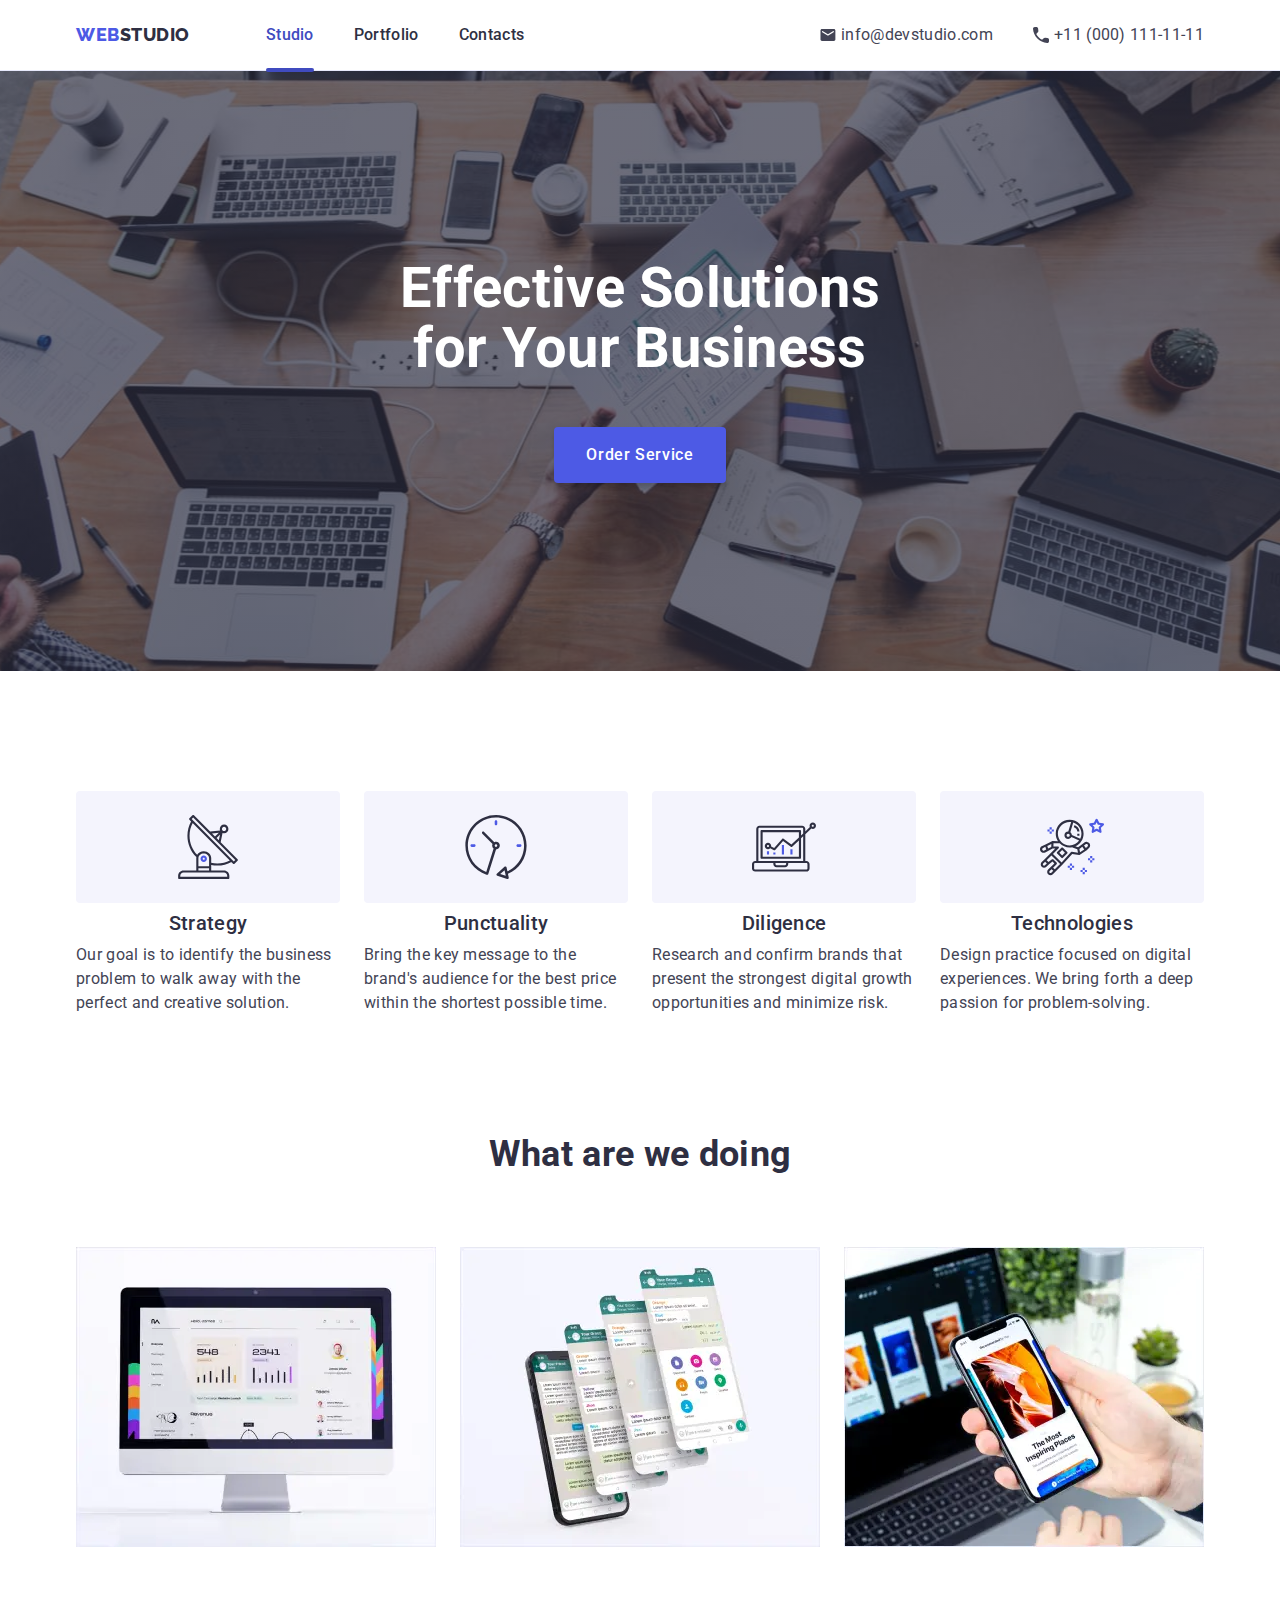
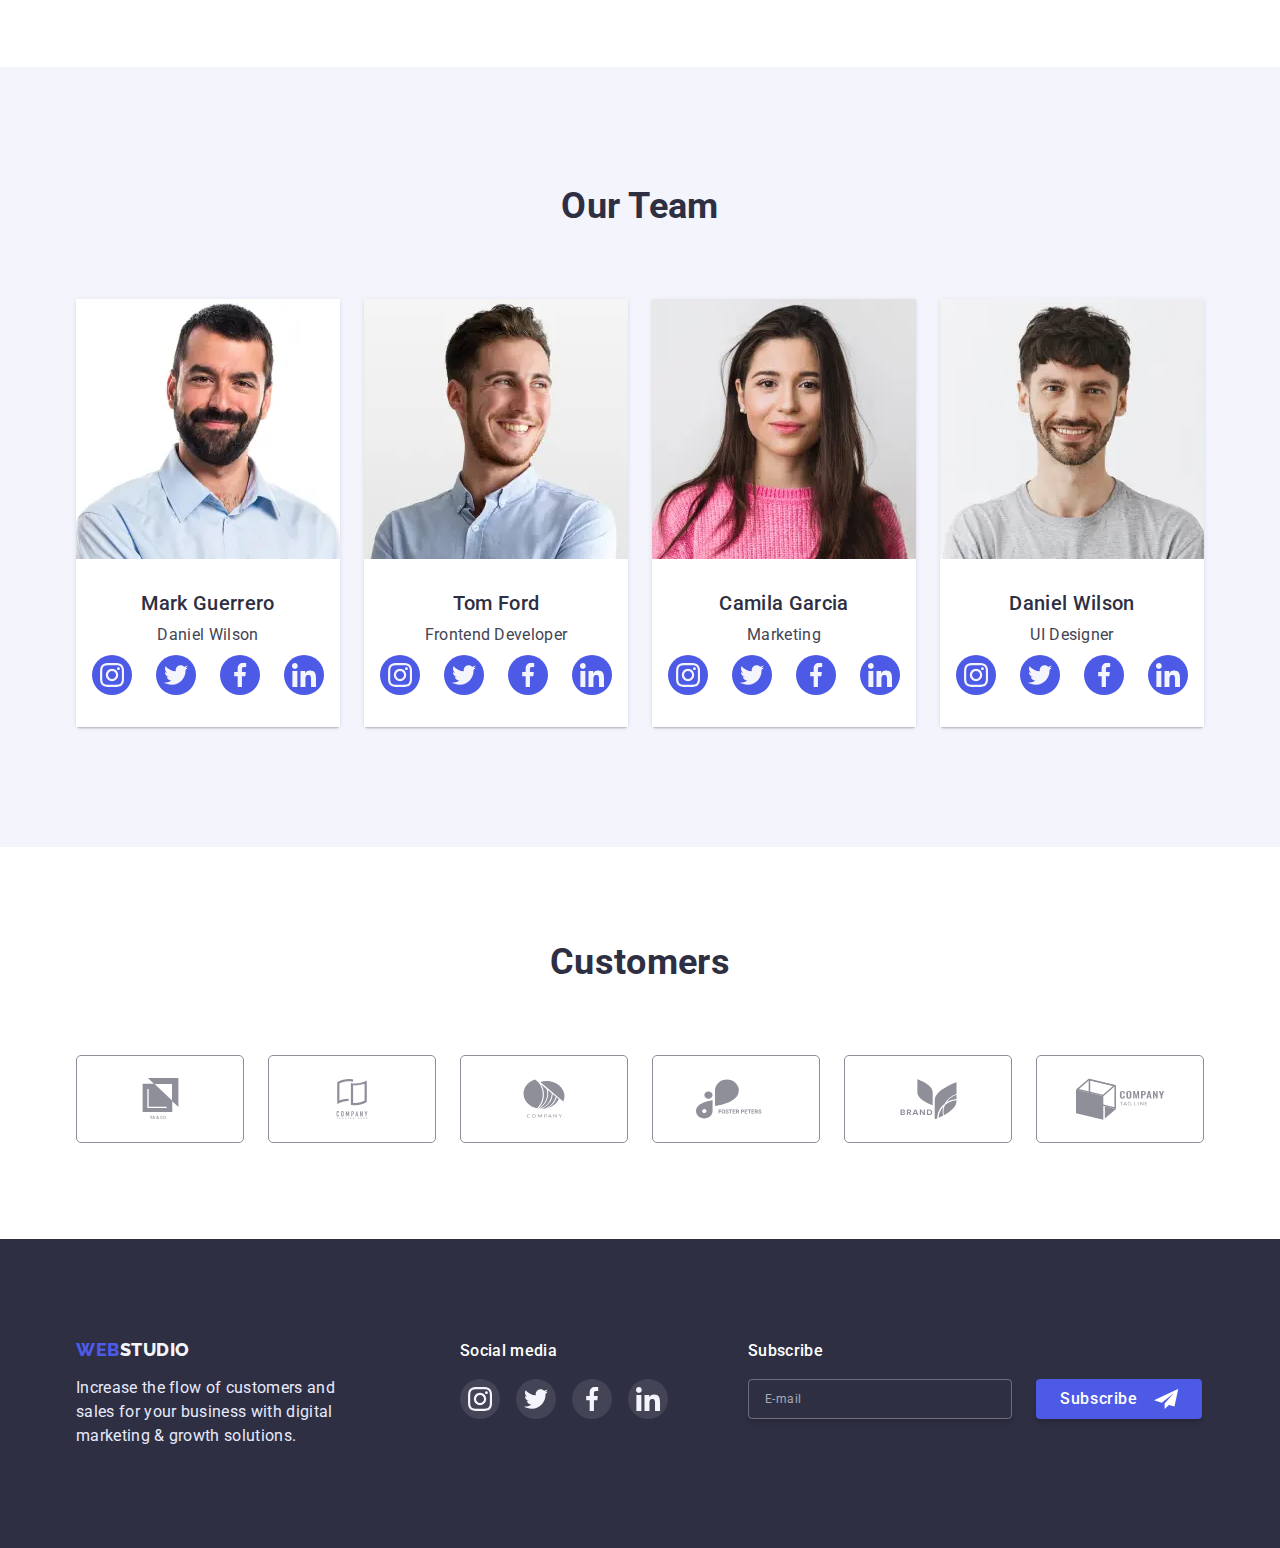
<file: index.html>
<!DOCTYPE html>
<html lang="en">
  <head>
    <meta charset="UTF-8" />
    <meta http-equiv="X-UA-Compatible" content="IE=edge" />
    <meta name="viewport" content="width=device-width, initial-scale=1.0" />
    <title>Web Studio</title>
    <link rel="icon" href="./images/icon.png" />
    <link rel="preconnect" href="https://fonts.googleapis.com" />
    <link rel="preconnect" href="https://fonts.gstatic.com" crossorigin />
    <link
      href="https://fonts.googleapis.com/css2?family=Raleway:wght@800&family=Roboto:wght@400;500;700&display=swap"
      rel="stylesheet"
    />
    <link
      rel="stylesheet"
      href="https://cdnjs.cloudflare.com/ajax/libs/modern-normalize/1.1.0/modern-normalize.min.css"
    />
    <link rel="stylesheet" href="./css/main.min.css" />
  </head>
  <body data-body-stop>
    <!--  header  -->
    <header class="header">
      <div class="container header-flex">
        <a class="header-logo" href="./index.html">Web<span>Studio</span></a>
        <nav class="nav">
          <button class="nav-btn" type="button" data-menu-open>
            <svg>
              <use href="./images/icons.svg#icon-hamburger"></use>
            </svg>
          </button>
          <div class="hamburger-menu" data-menu>
            <button class="hamburger-btn" type="button" data-menu-close>
              <svg>
                <use href="./images/icons.svg#icon-modal-close-btn"></use>
              </svg>
            </button>
            <ul class="hamburger-items">
              <li>
                <ul class="hamburger-nav">
                  <li>
                    <a class="hamburger-nav-link" href="./index.html">Studio</a>
                  </li>
                  <li>
                    <a class="hamburger-nav-link" href="./portfolio.html"
                      >Portfolio</a
                    >
                  </li>
                  <li>
                    <a class="hamburger-nav-link" href="">Contacts</a>
                  </li>
                </ul>
              </li>
              <li class="hamburger-item-second">
                <ul class="hamburger-contacts">
                  <li>
                    <a class="hamburger-contacts-tel" href="tel:+110001111111"
                      >+11 (000) 111-11-11</a
                    >
                  </li>
                  <li>
                    <a
                      class="hamburger-contacts-mail"
                      href="mailto:info@devstudio.com"
                      target="_blank"
                      rel=" noopener , nofollow , noreferrer"
                      >info@devstudio.com</a
                    >
                  </li>
                </ul>
              </li>
              <li>
                <ul class="hamburger-socials">
                  <li>
                    <a
                      class="hamburger-social-link"
                      href=""
                      target="_blank"
                      rel=" noopener , nofollow , noreferrer"
                    >
                      <svg height="24" width="24">
                        <use href="./images/icons.svg#icon-instagram"></use>
                      </svg>
                    </a>
                  </li>
                  <li>
                    <a
                      class="hamburger-social-link"
                      href=""
                      target="_blank"
                      rel=" noopener , nofollow , noreferrer"
                    >
                      <svg height="24" width="24">
                        <use href="./images/icons.svg#icon-twitter"></use></svg
                    ></a>
                  </li>
                  <li>
                    <a
                      class="hamburger-social-link"
                      href=""
                      target="_blank"
                      rel=" noopener , nofollow , noreferrer"
                    >
                      <svg height="24" width="24">
                        <use href="./images/icons.svg#icon-facebook"></use></svg
                    ></a>
                  </li>
                  <li>
                    <a
                      class="hamburger-social-link"
                      href=""
                      target="_blank"
                      rel=" noopener , nofollow , noreferrer"
                    >
                      <svg height="24" width="24">
                        <use href="./images/icons.svg#icon-linkedin"></use></svg
                    ></a>
                  </li>
                </ul>
              </li>
            </ul>
          </div>
          <ul class="nav-items">
            <li class="nav-item">
              <a class="nav-link active" href="./index.html">Studio</a>
            </li>
            <li class="nav-item">
              <a class="nav-link" href="./portfolio.html">Portfolio</a>
            </li>
            <li class="nav-item">
              <a class="nav-link" href="#">Contacts</a>
            </li>
          </ul>
        </nav>
        <ul class="contacts-items">
          <li class="contacts-item">
            <a
              class="contacts-link"
              href="mailto:info@devstudio.com"
              target="_blank"
              rel=" noopener , nofollow , noreferrer"
            >
              <svg>
                <use href="./images/icons.svg#icon-mail"></use>
              </svg>
              info@devstudio.com
            </a>
          </li>
          <li class="contacts-item">
            <a class="contacts-link" href="tel:+110001111111">
              <svg>
                <use href="./images/icons.svg#icon-phone"></use>
              </svg>
              +11 (000) 111-11-11
            </a>
          </li>
        </ul>
      </div>
    </header>
    <main>
      <!--  Hero  -->
      <section class="hero">
        <div class="container">
          <h1 class="hero-titel">
            Effective Solutions<br />
            for Your Business
          </h1>
          <button class="hero-btn basic-btn" type="button" data-modal-open>
            Order Service
          </button>
        </div>
      </section>
      <!--  Why we?  -->
      <section class="why-we">
        <div class="container">
          <h2 class="why-we-titel">Why we?</h2>
          <ul class="why-we-items">
            <li class="why-we-item">
              <div class="why-we-img">
                <svg>
                  <use href="./images/icons.svg#icon-why-we-antenna"></use>
                </svg>
              </div>
              <h3>Strategy</h3>
              <p>
                Our goal is to identify the business problem to walk away with
                the perfect and creative solution.
              </p>
            </li>
            <li class="why-we-item">
              <div class="why-we-img">
                <svg>
                  <use href="./images/icons.svg#icon-why-we-clock"></use>
                </svg>
              </div>
              <h3>Punctuality</h3>
              <p>
                Bring the key message to the brand's audience for the best price
                within the shortest possible time.
              </p>
            </li>
            <li class="why-we-item">
              <div class="why-we-img">
                <svg>
                  <use href="./images/icons.svg#icon-why-we-diagram"></use>
                </svg>
              </div>
              <h3>Diligence</h3>
              <p>
                Research and confirm brands that present the strongest digital
                growth opportunities and minimize risk.
              </p>
            </li>
            <li class="why-we-item">
              <div class="why-we-img">
                <svg>
                  <use href="./images/icons.svg#icon-why-we-astronaut"></use>
                </svg>
              </div>
              <h3>Technologies</h3>
              <p>
                Design practice focused on digital experiences. We bring forth a
                deep passion for problem-solving.
              </p>
            </li>
          </ul>
        </div>
      </section>
      <!--  What are we doing  -->
      <section class="what-are-we-doing">
        <div class="container">
          <h2 class="what-are-we-doing-titel">What are we doing</h2>
          <ul class="what-are-we-doing-items">
            <li class="what-are-we-doing-item">
              <picture>
                <source
                  srcset="
                    ./images/what-are-we-doing/monoblock/monoblock.webp    1x,
                    ./images/what-are-we-doing/monoblock/monoblock@2x.webp 2x,
                    ./images/what-are-we-doing/monoblock/monoblock@3x.webp 3x
                  "
                  type="image/webp"
                />
                <img
                  srcset="
                    ./images/what-are-we-doing/monoblock/monoblock.jpg    1x,
                    ./images/what-are-we-doing/monoblock/monoblock@2x.jpg 2x,
                    ./images/what-are-we-doing/monoblock/monoblock@3x.jpg 3x
                  "
                  src="./images/what-are-we-doing/monoblock/monoblock.jpg"
                  alt="monoblock"
                />
              </picture>
              <h3>descktop applications</h3>
            </li>
            <li class="what-are-we-doing-item">
              <picture>
                <source
                  srcset="
                    ./images/what-are-we-doing/multitasking/multitasking.webp    1x,
                    ./images/what-are-we-doing/multitasking/multitasking@2x.webp 2x,
                    ./images/what-are-we-doing/multitasking/multitasking@3x.webp 3x
                  "
                  type="image/webp"
                />
                <img
                  srcset="
                    ./images/what-are-we-doing/multitasking/multitasking.jpg    1x,
                    ./images/what-are-we-doing/multitasking/multitasking@2x.jpg 2x,
                    ./images/what-are-we-doing/multitasking/multitasking@3x.jpg 3x
                  "
                  src="./images/what-are-we-doing/multitasking/multitasking.jpg"
                  alt="multitasking"
                />
              </picture>
              <h3>phone applications</h3>
            </li>
            <li class="what-are-we-doing-item">
              <picture>
                <source
                  srcset="
                    ./images/what-are-we-doing/phone/phone.webp    1x,
                    ./images/what-are-we-doing/phone/phone@2x.webp 2x,
                    ./images/what-are-we-doing/phone/phone@3x.webp 3x
                  "
                  type="image/webp"
                />
                <img
                  srcset="
                    ./images/what-are-we-doing/phone/phone.jpg    1x,
                    ./images/what-are-we-doing/phone/phone@2x.jpg 2x,
                    ./images/what-are-we-doing/phone/phone@3x.jpg 3x
                  "
                  src="./images/what-are-we-doing/phone/phone.jpg"
                  alt="phone"
                />
              </picture>

              <h3>one ecosystem</h3>
            </li>
          </ul>
        </div>
      </section>
      <!--  Our team  -->
      <section class="our-team">
        <div class="container">
          <h2 class="our-team-titel">Our Team</h2>
          <ul class="our-team-items">
            <li class="our-team-item">
              <picture>
                <source
                  srcset="
                    ./images/our-team/our-team-one/our-team-one.webp    1x,
                    ./images/our-team/our-team-one/our-team-one@2x.webp 2x,
                    ./images/our-team/our-team-one/our-team-one@3x.webp 3x
                  "
                  type="image/webp"
                />
                <img
                  class="our-team-img"
                  srcset="
                    ./images/our-team/our-team-one/our-team-one.jpg    1x,
                    ./images/our-team/our-team-one/our-team-one@2x.jpg 2x,
                    ./images/our-team/our-team-one/our-team-one@3x.jpg 3x
                  "
                  src="./images/our-team/our-team-one/our-team-one.jpg"
                  alt="man"
                />
              </picture>
              <div class="our-team-box">
                <h3 class="our-team-name">Mark Guerrero</h3>
                <p class="our-team-speciality">Daniel Wilson</p>
                <ul class="our-team-items-links">
                  <li class="our-team-item-link">
                    <a
                      class="our-team-link"
                      href=""
                      target="_blank"
                      rel=" noopener , nofollow , noreferrer"
                    >
                      <svg>
                        <use href="./images/icons.svg#icon-instagram"></use>
                      </svg>
                    </a>
                  </li>
                  <li class="our-team-item-link">
                    <a
                      class="our-team-link"
                      href=""
                      target="_blank"
                      rel=" noopener , nofollow , noreferrer"
                    >
                      <svg>
                        <use href="./images/icons.svg#icon-twitter"></use>
                      </svg>
                    </a>
                  </li>
                  <li class="our-team-item-link">
                    <a
                      class="our-team-link"
                      href=""
                      target="_blank"
                      rel=" noopener , nofollow , noreferrer"
                    >
                      <svg>
                        <use href="./images/icons.svg#icon-facebook"></use>
                      </svg>
                    </a>
                  </li>
                  <li class="our-team-item-link">
                    <a
                      class="our-team-link"
                      href=""
                      target="_blank"
                      rel=" noopener , nofollow , noreferrer"
                    >
                      <svg>
                        <use href="./images/icons.svg#icon-linkedin"></use>
                      </svg>
                    </a>
                  </li>
                </ul>
              </div>
            </li>
            <li class="our-team-item">
              <picture>
                <source
                  srcset="
                    ./images/our-team/our-team-two/our-team-two.webp    1x,
                    ./images/our-team/our-team-two/our-team-two@2x.webp 2x,
                    ./images/our-team/our-team-two/our-team-two@3x.webp 3x
                  "
                  type="image/webp"
                />
                <img
                  class="our-team-img"
                  srcset="
                    ./images/our-team/our-team-two/our-team-two.jpg    1x,
                    ./images/our-team/our-team-two/our-team-two@2x.jpg 2x,
                    ./images/our-team/our-team-two/our-team-two@3x.jpg 3x
                  "
                  src="./images/our-team/our-team-two/our-team-two.jpg"
                  alt="man"
                />
              </picture>
              <div class="our-team-box">
                <h3 class="our-team-name">Tom Ford</h3>
                <p class="our-team-speciality">Frontend Developer</p>
                <ul class="our-team-items-links">
                  <li class="our-team-item-link">
                    <a
                      class="our-team-link"
                      href=""
                      target="_blank"
                      rel=" noopener , nofollow , noreferrer"
                    >
                      <svg>
                        <use href="./images/icons.svg#icon-instagram"></use>
                      </svg>
                    </a>
                  </li>
                  <li class="our-team-item-link">
                    <a
                      class="our-team-link"
                      href=""
                      target="_blank"
                      rel=" noopener , nofollow , noreferrer"
                    >
                      <svg>
                        <use href="./images/icons.svg#icon-twitter"></use>
                      </svg>
                    </a>
                  </li>
                  <li class="our-team-item-link">
                    <a
                      class="our-team-link"
                      href=""
                      target="_blank"
                      rel=" noopener , nofollow , noreferrer"
                    >
                      <svg>
                        <use href="./images/icons.svg#icon-facebook"></use>
                      </svg>
                    </a>
                  </li>
                  <li class="our-team-item-link">
                    <a
                      class="our-team-link"
                      href=""
                      target="_blank"
                      rel=" noopener , nofollow , noreferrer"
                    >
                      <svg>
                        <use href="./images/icons.svg#icon-linkedin"></use>
                      </svg>
                    </a>
                  </li>
                </ul>
              </div>
            </li>
            <li class="our-team-item">
              <picture>
                <source
                  srcset="
                    ./images/our-team/our-team-three/our-team-three.webp    1x,
                    ./images/our-team/our-team-three/our-team-three@2x.webp 2x,
                    ./images/our-team/our-team-three/our-team-three@3x.webp 3x
                  "
                  type="image/webp"
                />
                <img
                  class="our-team-img"
                  srcset="
                    ./images/our-team/our-team-three/our-team-three.jpg    1x,
                    ./images/our-team/our-team-three/our-team-three@2x.jpg 2x,
                    ./images/our-team/our-team-three/our-team-three@3x.jpg 3x
                  "
                  src="./images/our-team/our-team-three/our-team-three.jpg"
                  alt="man"
                />
              </picture>
              <div class="our-team-box">
                <h3 class="our-team-name">Camila Garcia</h3>
                <p class="our-team-speciality">Marketing</p>
                <ul class="our-team-items-links">
                  <li class="our-team-item-link">
                    <a
                      class="our-team-link"
                      href=""
                      target="_blank"
                      rel=" noopener , nofollow , noreferrer"
                    >
                      <svg>
                        <use href="./images/icons.svg#icon-instagram"></use>
                      </svg>
                    </a>
                  </li>
                  <li class="our-team-item-link">
                    <a
                      class="our-team-link"
                      href=""
                      target="_blank"
                      rel=" noopener , nofollow , noreferrer"
                    >
                      <svg>
                        <use href="./images/icons.svg#icon-twitter"></use>
                      </svg>
                    </a>
                  </li>
                  <li class="our-team-item-link">
                    <a
                      class="our-team-link"
                      href=""
                      target="_blank"
                      rel=" noopener , nofollow , noreferrer"
                    >
                      <svg>
                        <use href="./images/icons.svg#icon-facebook"></use>
                      </svg>
                    </a>
                  </li>
                  <li class="our-team-item-link">
                    <a
                      class="our-team-link"
                      href=""
                      target="_blank"
                      rel=" noopener , nofollow , noreferrer"
                    >
                      <svg>
                        <use href="./images/icons.svg#icon-linkedin"></use>
                      </svg>
                    </a>
                  </li>
                </ul>
              </div>
            </li>
            <li class="our-team-item">
              <picture>
                <source
                  srcset="
                    ./images/our-team/our-team-four/our-team-four.webp    1x,
                    ./images/our-team/our-team-four/our-team-four@2x.webp 2x,
                    ./images/our-team/our-team-four/our-team-four@3x.webp 3x
                  "
                  type="image/webp"
                />
                <img
                  class="our-team-img"
                  srcset="
                    ./images/our-team/our-team-four/our-team-four.jpg    1x,
                    ./images/our-team/our-team-four/our-team-four@2x.jpg 2x,
                    ./images/our-team/our-team-four/our-team-four@3x.jpg 3x
                  "
                  src="./images/our-team/our-team-four/our-team-four.jpg"
                  alt="man"
                />
              </picture>
              <div class="our-team-box">
                <h3 class="our-team-name">Daniel Wilson</h3>
                <p class="our-team-speciality">UI Designer</p>
                <ul class="our-team-items-links">
                  <li class="our-team-item-link">
                    <a
                      class="our-team-link"
                      href=""
                      target="_blank"
                      rel=" noopener , nofollow , noreferrer"
                    >
                      <svg>
                        <use href="./images/icons.svg#icon-instagram"></use>
                      </svg>
                    </a>
                  </li>
                  <li class="our-team-item-link">
                    <a
                      class="our-team-link"
                      href=""
                      target="_blank"
                      rel=" noopener , nofollow , noreferrer"
                    >
                      <svg>
                        <use href="./images/icons.svg#icon-twitter"></use>
                      </svg>
                    </a>
                  </li>
                  <li class="our-team-item-link">
                    <a
                      class="our-team-link"
                      href=""
                      target="_blank"
                      rel=" noopener , nofollow , noreferrer"
                    >
                      <svg>
                        <use href="./images/icons.svg#icon-facebook"></use>
                      </svg>
                    </a>
                  </li>
                  <li class="our-team-item-link">
                    <a
                      class="our-team-link"
                      href=""
                      target="_blank"
                      rel=" noopener , nofollow , noreferrer"
                    >
                      <svg>
                        <use href="./images/icons.svg#icon-linkedin"></use>
                      </svg>
                    </a>
                  </li>
                </ul>
              </div>
            </li>
          </ul>
        </div>
      </section>
      <!--  Customers  -->
      <section class="customers">
        <div class="container">
          <h2 class="customers-titel">Customers</h2>
          <ul class="customers-items">
            <li class="customers-item">
              <a
                class="customers-link"
                href=""
                target="_blank"
                rel=" noopener , nofollow , noreferrer"
              >
                <svg class="customers-one">
                  <use href="./images/icons.svg#icon-customers-yaco"></use></svg
              ></a>
            </li>
            <li class="customers-item">
              <a
                class="customers-link"
                href=""
                target="_blank"
                rel=" noopener , nofollow , noreferrer"
              >
                <svg class="customers-two">
                  <use
                    href="./images/icons.svg#icon-customers-tagline-here"
                  ></use></svg
              ></a>
            </li>
            <li class="customers-item">
              <a
                class="customers-link"
                href=""
                target="_blank"
                rel=" noopener , nofollow , noreferrer"
              >
                <svg class="customers-three">
                  <use
                    href="./images/icons.svg#icon-customers-company"
                  ></use></svg
              ></a>
            </li>
            <li class="customers-item">
              <a
                class="customers-link"
                href=""
                target="_blank"
                rel=" noopener , nofollow , noreferrer"
              >
                <svg class="customers-four">
                  <use
                    href="./images/icons.svg#icon-customers-foster-peters"
                  ></use></svg
              ></a>
            </li>
            <li class="customers-item">
              <a
                class="customers-link"
                href=""
                target="_blank"
                rel=" noopener , nofollow , noreferrer"
              >
                <svg class="customers-five">
                  <use
                    href="./images/icons.svg#icon-customers-brand"
                  ></use></svg
              ></a>
            </li>
            <li class="customers-item">
              <a
                class="customers-link"
                href=""
                target="_blank"
                rel=" noopener , nofollow , noreferrer"
              >
                <svg class="customers-six">
                  <use
                    href="./images/icons.svg#icon-customers-tag-line"
                  ></use></svg
              ></a>
            </li>
          </ul>
        </div>
      </section>
    </main>
    <!--  footer  -->
    <footer class="footer">
      <div class="container footer-flex">
        <div class="footer-text">
          <a href="./index.html" class="footer-logo">
            Web<span>Studio</span>
          </a>
          <p>
            Increase the flow of customers and sales for your business with
            digital marketing & growth solutions.
          </p>
        </div>
        <div class="footer-social-media">
          <p class="footer-titel">Social media</p>
          <ul class="footer-items">
            <li class="footer-item">
              <a
                class="footer-link"
                href=""
                target="_blank"
                rel=" noopener , nofollow , noreferrer"
              >
                <svg>
                  <use href="./images/icons.svg#icon-instagram"></use>
                </svg>
              </a>
            </li>
            <li class="footer-item">
              <a
                class="footer-link"
                href=""
                target="_blank"
                rel=" noopener , nofollow , noreferrer"
              >
                <svg>
                  <use href="./images/icons.svg#icon-twitter"></use>
                </svg>
              </a>
            </li>
            <li class="footer-item">
              <a
                class="footer-link"
                href=""
                target="_blank"
                rel=" noopener , nofollow , noreferrer"
              >
                <svg>
                  <use href="./images/icons.svg#icon-facebook"></use>
                </svg>
              </a>
            </li>
            <li class="footer-item">
              <a
                class="footer-link"
                href=""
                target="_blank"
                rel=" noopener , nofollow , noreferrer"
              >
                <svg>
                  <use href="./images/icons.svg#icon-linkedin"></use>
                </svg>
              </a>
            </li>
          </ul>
        </div>
        <form class="footer-form">
          <p>Subscribe</p>
          <fieldset>
            <label class="footer-form-label">
              <input type="email" placeholder=" " name="email" required />
              <span>E-mail</span>
            </label>
            <button class="footer-form-btn basic-btn" type="submit">
              <span>Subscribe</span>
              <svg>
                <use href="./images/icons.svg#icon-send"></use>
              </svg>
            </button>
          </fieldset>
        </form>
      </div>
    </footer>
    <!--  backdrop  -->
    <div class="backdrop" data-modal>
      <div class="modal">
        <button class="modal-close-btn" type="button" data-modal-close>
          <svg width="8px" height="8px">
            <use href="./images/icons.svg#icon-modal-close-btn"></use>
          </svg>
        </button>
        <form class="modal-form">
          <fieldset class="modal-form-fieldset">
            <legend class="modal-form-legend">
              Leave your contacts and we will call you back
            </legend>
            <label class="modal-form-label">
              <input
                type="text"
                name="user_name"
                placeholder=" "
                required
                pattern="^[a-zA-Z]+$"
              />
              <span class="modal-form-label-name">Name</span>
              <svg width="12" height="12">
                <use href="./images/icons.svg#icon-user"></use>
              </svg>
            </label>
            <label class="modal-form-label">
              <input
                type="tel"
                name="user_phone"
                placeholder=" "
                required
                pattern="[0-9]{3}-[0-9]{3}-[0-9]{2}-[0-9]{2}"
                title="380-000-00-00"
              />
              <span class="modal-form-label-phone">Phone</span>
              <svg width="12" height="12">
                <use href="./images/icons.svg#icon-phone"></use>
              </svg>
            </label>
            <label class="modal-form-label mb-none">
              <input
                type="email"
                name="user_email"
                placeholder=" "
                required
                title="your@mail.com"
              />
              <span class="modal-form-label-email">Email</span>
              <svg width="12" height="12">
                <use href="./images/icons.svg#icon-mail"></use>
              </svg>
            </label>
            <label class="modal-form-textarea">
              <span>Comment</span>
              <textarea name="user_text" placeholder="text input"></textarea>
            </label>
          </fieldset>
          <label class="modal-form-checkbox">
            <input type="checkbox" name="user_policy" />
            <span>I accept the terms and conditions of the &nbsp;</span>
            <a href="">Privacy Policy</a>
            <svg>
              <use href="./images/icons.svg#icon-click"></use>
            </svg>
          </label>
          <button class="modal-form-btn basic-btn">send</button>
        </form>
      </div>
    </div>
    <script src="./js/mobile-menu.js"></script>
    <script src="./js/modal.js"></script>
  </body>
</html>
</file>
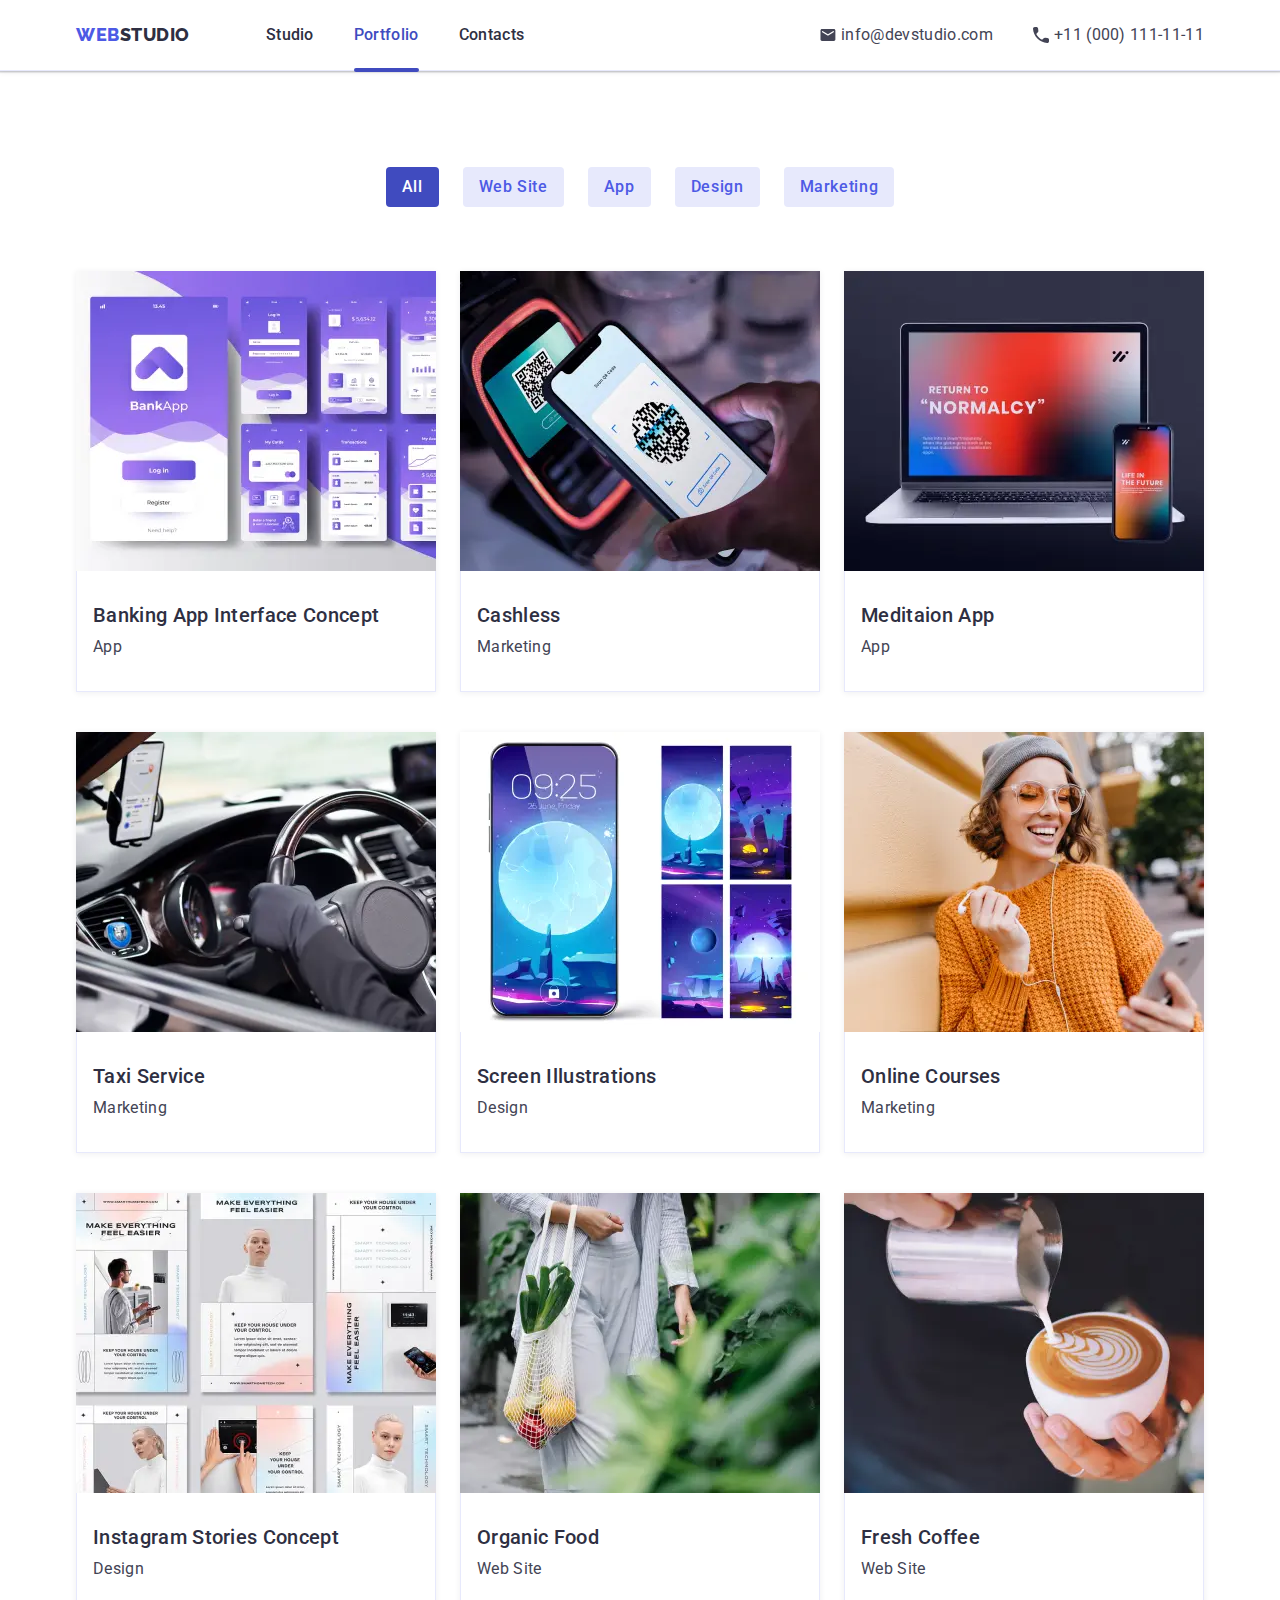
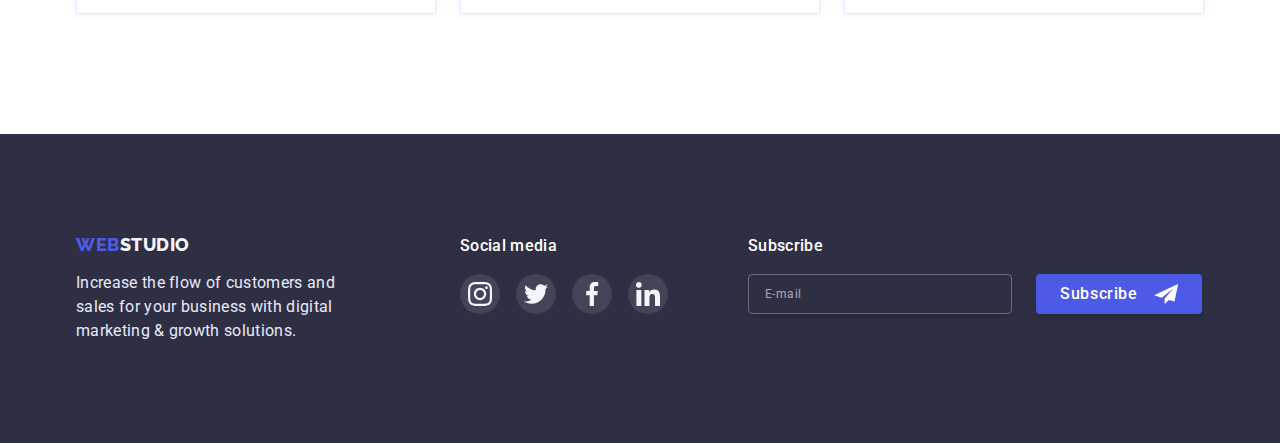
<file: portfolio.html>
<!DOCTYPE html>
<html lang="en">
  <head>
    <meta charset="UTF-8" />
    <meta http-equiv="X-UA-Compatible" content="IE=edge" />
    <meta name="viewport" content="width=device-width, initial-scale=1.0" />
    <title>Web Studio</title>
    <link rel="icon" href="./images/icon.png" />
    <link rel="preconnect" href="https://fonts.googleapis.com" />
    <link rel="preconnect" href="https://fonts.gstatic.com" crossorigin />
    <link
      href="https://fonts.googleapis.com/css2?family=Raleway:wght@800&family=Roboto:wght@400;500;700&display=swap"
      rel="stylesheet"
    />
    <link
      rel="stylesheet"
      href="https://cdnjs.cloudflare.com/ajax/libs/modern-normalize/1.1.0/modern-normalize.min.css"
    />
    <link rel="stylesheet" href="./css/main.min.css" />
  </head>
  <body>
    <!--  header  -->
    <header class="header">
      <div class="container header-flex">
        <a class="header-logo" href="./index.html">Web<span>Studio</span></a>
        <nav class="nav">
          <button class="nav-btn" type="button" data-menu-open>
            <svg>
              <use href="./images/icons.svg#icon-hamburger"></use>
            </svg>
          </button>
          <div class="hamburger-menu" data-menu>
            <button class="hamburger-btn" type="button" data-menu-close>
              <svg>
                <use href="./images/icons.svg#icon-modal-close-btn"></use>
              </svg>
            </button>
            <ul class="hamburger-items">
              <li>
                <ul class="hamburger-nav">
                  <li>
                    <a class="hamburger-nav-link" href="./index.html">Studio</a>
                  </li>
                  <li>
                    <a class="hamburger-nav-link" href="./portfolio.html"
                      >Portfolio</a
                    >
                  </li>
                  <li>
                    <a class="hamburger-nav-link" href="">Contacts</a>
                  </li>
                </ul>
              </li>
              <li class="hamburger-item-second">
                <ul class="hamburger-contacts">
                  <li>
                    <a class="hamburger-contacts-tel" href="tel:+110001111111"
                      >+11 (000) 111-11-11</a
                    >
                  </li>
                  <li>
                    <a
                      class="hamburger-contacts-mail"
                      href="mailto:info@devstudio.com"
                      target="_blank"
                      rel=" noopener , nofollow , noreferrer"
                      >info@devstudio.com</a
                    >
                  </li>
                </ul>
              </li>
              <li>
                <ul class="hamburger-socials">
                  <li>
                    <a
                      class="hamburger-social-link"
                      href=""
                      target="_blank"
                      rel=" noopener , nofollow , noreferrer"
                    >
                      <svg height="24" width="24">
                        <use href="./images/icons.svg#icon-instagram"></use>
                      </svg>
                    </a>
                  </li>
                  <li>
                    <a
                      class="hamburger-social-link"
                      href=""
                      target="_blank"
                      rel=" noopener , nofollow , noreferrer"
                    >
                      <svg height="24" width="24">
                        <use href="./images/icons.svg#icon-twitter"></use></svg
                    ></a>
                  </li>
                  <li>
                    <a
                      class="hamburger-social-link"
                      href=""
                      target="_blank"
                      rel=" noopener , nofollow , noreferrer"
                    >
                      <svg height="24" width="24">
                        <use href="./images/icons.svg#icon-facebook"></use></svg
                    ></a>
                  </li>
                  <li>
                    <a
                      class="hamburger-social-link"
                      href=""
                      target="_blank"
                      rel=" noopener , nofollow , noreferrer"
                    >
                      <svg height="24" width="24">
                        <use href="./images/icons.svg#icon-linkedin"></use></svg
                    ></a>
                  </li>
                </ul>
              </li>
            </ul>
          </div>
          <ul class="nav-items">
            <li class="nav-item">
              <a class="nav-link" href="./index.html">Studio</a>
            </li>
            <li class="nav-item">
              <a class="nav-link active" href="./portfolio.html">Portfolio</a>
            </li>
            <li class="nav-item">
              <a class="nav-link" href="#">Contacts</a>
            </li>
          </ul>
        </nav>
        <ul class="contacts-items">
          <li class="contacts-item">
            <a
              class="contacts-link"
              href="mailto:info@devstudio.com"
              target="_blank"
              rel=" noopener , nofollow , noreferrer"
            >
              <svg width="19" height="19">
                <use href="./images/icons.svg#icon-mail"></use>
              </svg>
              info@devstudio.com
            </a>
          </li>
          <li class="contacts-item">
            <a class="contacts-link" href="tel:+110001111111">
              <svg width="19" height="19">
                <use href="./images/icons.svg#icon-phone"></use>
              </svg>
              +11 (000) 111-11-11
            </a>
          </li>
        </ul>
      </div>
    </header>
    <main>
      <!--  portfolio  -->
      <section class="portfolio">
        <div class="container">
          <h1 class="portfolio-titel">Portfolio</h1>
          <!--  portfolio filter items  -->
          <ul class="portfolio-filter-items">
            <li class="portfolio-filter-item">
              <button class="portfolio-btn active-btn" type="button">All</button>
            </li>
            <li class="portfolio-filter-item">
              <button class="portfolio-btn" type="button">
                Web Site
              </button>
            </li>
            <li class="portfolio-filter-item">
              <button class="portfolio-btn" type="button">App</button>
            </li>
            <li class="portfolio-filter-item">
              <button class="portfolio-btn" type="button">
                Design
              </button>
            </li>
            <li class="portfolio-filter-item">
              <button class="portfolio-btn" type="button">
                Marketing
              </button>
            </li>
          </ul>
          <!--  portfolio items -->
          <ul class="portfolio-items">
            <li class="portfolio-item">
              <div class="portfolio-img-wrapper">
                <picture>
                  <source srcset="./images/portfolio/portfolio1/portfolio.webp 1x, ./images/portfolio/portfolio1/portfolio@2x.webp 2x, ./images/portfolio/portfolio1/portfolio@3x.webp 3x" type="image/webp">
                  <img
                    class="portfolio-img"
                    srcset="./images/portfolio/portfolio1/portfolio.jpg 1x, ./images/portfolio/portfolio1/portfolio@2x.jpg 2x, ./images/portfolio/portfolio1/portfolio@3x.jpg 3x"
                    src="./images/portfolio/portfolio1/portfolio.jpg"
                    alt="interface"
                  />
                </picture>
                <p class="portfolio-overlay">
                  14 Stylish and User-Friendly App Design Concepts · Task
                  Manager App · Calorie Tracker App · Exotic Fruit Ecommerce App
                  · Cloud Storage App
                </p>
              </div>
              <div class="portfolio-box">
                <h2 class="partfolio-name">Banking App Interface Concept</h2>
                <p class="portfolio-filter-name">App</p>
              </div>
            </li>
            <li class="portfolio-item">
              <div class="portfolio-img-wrapper">
                <picture>
                  <source srcset="./images/portfolio/portfolio2/portfolio.webp 1x, ./images/portfolio/portfolio2/portfolio@2x.webp 2x, ./images/portfolio/portfolio2/portfolio@3x.webp 3x" type="image/webp">
                  <img
                    class="portfolio-img"
                    srcset="./images/portfolio/portfolio2/portfolio.jpg 1x, ./images/portfolio/portfolio2/portfolio@2x.jpg 2x, ./images/portfolio/portfolio2/portfolio@3x.jpg 3x"
                    src="./images/portfolio/portfolio2/portfolio.jpg"
                    alt="cashless"
                  />
                </picture>
                <p class="portfolio-overlay">
                  14 Stylish and User-Friendly App Design Concepts · Task
                  Manager App · Calorie Tracker App · Exotic Fruit Ecommerce App
                  · Cloud Storage App
                </p>
              </div>
              <div class="portfolio-box">
                <h2 class="partfolio-name">Cashless</h2>
                <p class="portfolio-filter-name">Marketing</p>
              </div>
            </li>
            <li class="portfolio-item">
              <div class="portfolio-img-wrapper">
                <picture>
                  <source srcset="./images/portfolio/portfolio3/portfolio.webp 1x, ./images/portfolio/portfolio3/portfolio@2x.webp 2x, ./images/portfolio/portfolio3/portfolio@3x.webp 3x" type="image/webp">
                  <img
                    class="portfolio-img"
                    srcset="./images/portfolio/portfolio3/portfolio.jpg 1x, ./images/portfolio/portfolio3/portfolio@2x.jpg 2x, ./images/portfolio/portfolio3/portfolio@3x.jpg 3x"
                    src="./images/portfolio/portfolio3/portfolio.jpg"
                    alt="mediataion app"
                  />
                </picture>
                <p class="portfolio-overlay">
                  14 Stylish and User-Friendly App Design Concepts · Task
                  Manager App · Calorie Tracker App · Exotic Fruit Ecommerce App
                  · Cloud Storage App
                </p>
              </div>
              <div class="portfolio-box">
                <h2 class="partfolio-name">Meditaion App</h2>
                <p class="portfolio-filter-name">App</p>
              </div>
            </li>
            <li class="portfolio-item">
              <div class="portfolio-img-wrapper">
                <picture>
                  <source srcset="./images/portfolio/portfolio4/portfolio.webp 1x, ./images/portfolio/portfolio4/portfolio@2x.webp 2x, ./images/portfolio/portfolio4/portfolio@3x.webp 3x" type="image/webp">
                  <img
                    class="portfolio-img"
                    srcset="./images/portfolio/portfolio4/portfolio.jpg 1x, ./images/portfolio/portfolio4/portfolio@2x.jpg 2x, ./images/portfolio/portfolio4/portfolio@3x.jpg 3x"
                    src="./images/portfolio/portfolio4/portfolio.jpg"
                    alt="taxi service"
                  />
                </picture>
                <p class="portfolio-overlay">
                  14 Stylish and User-Friendly App Design Concepts · Task
                  Manager App · Calorie Tracker App · Exotic Fruit Ecommerce App
                  · Cloud Storage App
                </p>
              </div>
              <div class="portfolio-box">
                <h2 class="partfolio-name">Taxi Service</h2>
                <p class="portfolio-filter-name">Marketing</p>
              </div>
            </li>
            <li class="portfolio-item">
              <div class="portfolio-img-wrapper">
                <picture>
                  <source srcset="./images/portfolio/portfolio5/portfolio.webp 1x, ./images/portfolio/portfolio5/portfolio@2x.webp 2x, ./images/portfolio/portfolio5/portfolio@3x.webp 3x" type="image/webp">
                  <img
                    class="portfolio-img"
                    srcset="./images/portfolio/portfolio5/portfolio.jpg 1x, ./images/portfolio/portfolio5/portfolio@2x.jpg 2x, ./images/portfolio/portfolio5/portfolio@3x.jpg 3x"
                    src="./images/portfolio/portfolio5/portfolio.jpg"
                    alt="screen illustration"
                  />
                </picture>
                <p class="portfolio-overlay">
                  14 Stylish and User-Friendly App Design Concepts · Task
                  Manager App · Calorie Tracker App · Exotic Fruit Ecommerce App
                  · Cloud Storage App
                </p>
              </div>
              <div class="portfolio-box">
                <h2 class="partfolio-name">Screen Illustrations</h2>
                <p class="portfolio-filter-name">Design</p>
              </div>
            </li>
            <li class="portfolio-item">
              <div class="portfolio-img-wrapper">
                <picture>
                  <source srcset="./images/portfolio/portfolio6/portfolio.webp 1x, ./images/portfolio/portfolio6/portfolio@2x.webp 2x, ./images/portfolio/portfolio6/portfolio@3x.webp 3x" type="image/webp">
                  <img
                    class="portfolio-img"
                    srcset="./images/portfolio/portfolio6/portfolio.jpg 1x, ./images/portfolio/portfolio6/portfolio@2x.jpg 2x, ./images/portfolio/portfolio6/portfolio@3x.jpg 3x"
                    src="./images/portfolio/portfolio6/portfolio.jpg"
                    alt="online courses"
                  />
                </picture>
                <p class="portfolio-overlay">
                  14 Stylish and User-Friendly App Design Concepts · Task
                  Manager App · Calorie Tracker App · Exotic Fruit Ecommerce App
                  · Cloud Storage App
                </p>
              </div>
              <div class="portfolio-box">
                <h2 class="partfolio-name">Online Courses</h2>
                <p class="portfolio-filter-name">Marketing</p>
              </div>
            </li>
            <li class="portfolio-item">
              <div class="portfolio-img-wrapper">
                <picture>
                  <source srcset="./images/portfolio/portfolio7/portfolio.webp 1x, ./images/portfolio/portfolio7/portfolio@2x.webp 2x, ./images/portfolio/portfolio7/portfolio@3x.webp 3x" type="image/webp">
                  <img
                    class="portfolio-img"
                    srcset="./images/portfolio/portfolio7/portfolio.jpg 1x, ./images/portfolio/portfolio7/portfolio@2x.jpg 2x, ./images/portfolio/portfolio7/portfolio@3x.jpg 3x"
                    src="./images/portfolio/portfolio7/portfolio.jpg"
                    alt="stories concept"
                  />
                </picture>
                <p class="portfolio-overlay">
                  14 Stylish and User-Friendly App Design Concepts · Task
                  Manager App · Calorie Tracker App · Exotic Fruit Ecommerce App
                  · Cloud Storage App
                </p>
              </div>
              <div class="portfolio-box">
                <h2 class="partfolio-name">Instagram Stories Concept</h2>
                <p class="portfolio-filter-name">Design</p>
              </div>
            </li>
            <li class="portfolio-item">
              <div class="portfolio-img-wrapper">
                <picture>
                  <source srcset="./images/portfolio/portfolio8/portfolio.webp 1x, ./images/portfolio/portfolio8/portfolio@2x.webp 2x, ./images/portfolio/portfolio8/portfolio@3x.webp 3x" type="image/webp">
                  <img
                    class="portfolio-img"
                    srcset="./images/portfolio/portfolio8/portfolio.jpg 1x, ./images/portfolio/portfolio8/portfolio@2x.jpg 2x, ./images/portfolio/portfolio8/portfolio@3x.jpg 3x"
                    src="./images/portfolio/portfolio8/portfolio.jpg"
                    alt="organic food"
                  />
                </picture>
                <p class="portfolio-overlay">
                  14 Stylish and User-Friendly App Design Concepts · Task
                  Manager App · Calorie Tracker App · Exotic Fruit Ecommerce App
                  · Cloud Storage App
                </p>
              </div>
              <div class="portfolio-box">
                <h2 class="partfolio-name">Organic Food</h2>
                <p class="portfolio-filter-name">Web Site</p>
              </div>
            </li>
            <li class="portfolio-item">
              <div class="portfolio-img-wrapper">
                <picture>
                  <source srcset="./images/portfolio/portfolio9/portfolio.webp 1x, ./images/portfolio/portfolio9/portfolio@2x.webp 2x, ./images/portfolio/portfolio9/portfolio@3x.webp 3x" type="image/webp">
                  <img
                    class="portfolio-img"
                    srcset="./images/portfolio/portfolio9/portfolio.jpg 1x, ./images/portfolio/portfolio9/portfolio@2x.jpg 2x, ./images/portfolio/portfolio9/portfolio@3x.jpg 3x"
                    src="./images/portfolio/portfolio9/portfolio.jpg"
                    alt="fresh coffee"
                  />
                </picture>
                <p class="portfolio-overlay">
                  14 Stylish and User-Friendly App Design Concepts · Task
                  Manager App · Calorie Tracker App · Exotic Fruit Ecommerce App
                  · Cloud Storage App
                </p>
              </div>
              <div class="portfolio-box">
                <h2 class="partfolio-name">Fresh Coffee</h2>
                <p class="portfolio-filter-name">Web Site</p>
              </div>
            </li>
          </ul>
        </div>
      </section>
    </main>
    <!--  footer  -->
    <footer class="footer">
      <div class="container footer-flex">
        <div class="footer-text">
          <a href="./index.html" class="footer-logo"
            >
            Web<span>Studio</span>
            </a
          >
          <p>
            Increase the flow of customers and sales for your business with
            digital marketing & growth solutions.
          </p>
        </div>
        <div class="footer-social-media">
          <p class="footer-titel">Social media</p>
          <ul class="footer-items">
            <li class="footer-item">
              <a
                class="footer-link"
                href=""
                target="_blank"
                rel=" noopener , nofollow , noreferrer"
              >
                <svg>
                  <use href="./images/icons.svg#icon-instagram"></use>
                </svg>
              </a>
            </li>
            <li class="footer-item">
              <a
                class="footer-link"
                href=""
                target="_blank"
                rel=" noopener , nofollow , noreferrer"
              >
                <svg>
                  <use href="./images/icons.svg#icon-twitter"></use>
                </svg>
              </a>
            </li>
            <li class="footer-item">
              <a
                class="footer-link"
                href=""
                target="_blank"
                rel=" noopener , nofollow , noreferrer"
              >
                <svg>
                  <use href="./images/icons.svg#icon-facebook"></use>
                </svg>
              </a>
            </li>
            <li class="footer-item">
              <a
                class="footer-link"
                href=""
                target="_blank"
                rel=" noopener , nofollow , noreferrer"
              >
                <svg>
                  <use href="./images/icons.svg#icon-linkedin"></use>
                </svg>
              </a>
            </li>
          </ul>
        </div>
        <form class="footer-form">
          <p>Subscribe</p>
          <fieldset>
            <label class="footer-form-label">
              <input type="email" placeholder=" " name="email" required />
              <span>E-mail</span>
            </label>
            <button class="footer-form-btn basic-btn" type="submit">
              <span>Subscribe</span>
              <svg>
                <use href="./images/icons.svg#icon-send"></use>
              </svg>
            </button>
          </fieldset>
        </form>
      </div>
    </footer>
    <script src="./js/mobile-menu.js"></script>
  </body>
</html>
</file>
<file: css/main.min.css>
.contacts-link,.nav-link,.hamburger-items a{text-decoration:none}.what-are-we-doing-items,.footer ul,.portfolio-items,.portfolio-filter-items,.customers ul,.our-team ul,.why-we-items,.hamburger-items ul,.hamburger-items,.contacts-items,.nav-items{list-style:none;padding:0;margin:0}.modal-form-btn,.footer-form-btn,.portfolio-btn,.hero-btn{font-family:"Roboto",sans-serif;text-transform:capitalize;font-weight:500;font-size:16px;line-height:1.5;letter-spacing:.04em;border:none;border-radius:4px}.modal-form-checkbox>input,.portfolio-titel,.why-we-titel{position:absolute;width:1px;height:1px;margin:-1px;padding:0;border:0;clip:rect(0 0 0 0);overflow:hidden}body{font-family:"Roboto",sans-serif;font-weight:400;font-size:16px;line-height:1.5;letter-spacing:.02rem;color:#434455}p,h1,h2,h3,h4,h5,h6,fieldset{margin:0;padding:0}img{display:block;max-width:100%;height:auto}button{cursor:pointer;margin:0;padding:0}svg{display:block}link,.footer-logo,.header-logo{text-decoration:none}.container{max-width:1158px;margin:0 auto;padding:0 15px}.is-stop{overflow:hidden}.header{background-color:#fff;border-bottom:1px solid #e7e9fc;-webkit-box-shadow:0px 1px 6px 0px rgba(46,47,66,.0784313725),0px 1px 1px 0px rgba(46,47,66,.1607843137),0px 2px 1px 0px rgba(46,47,66,.0784313725);box-shadow:0px 1px 6px 0px rgba(46,47,66,.0784313725),0px 1px 1px 0px rgba(46,47,66,.1607843137),0px 2px 1px 0px rgba(46,47,66,.0784313725)}.header-flex{display:-webkit-box;display:-ms-flexbox;display:flex;-webkit-box-pack:justify;-ms-flex-pack:justify;justify-content:space-between;-webkit-box-align:center;-ms-flex-align:center;align-items:center;height:70px}.header-logo{text-transform:uppercase;font-family:"Raleway",sans-serif;font-weight:800;font-size:18px;line-height:1.17;letter-spacing:.03em;padding:24px 0;color:#4d5ae5}.header-logo span{color:#2e2f42}.nav-btn{background-color:rgba(0,0,0,0);border:none;height:40px;width:40px;display:-webkit-box;display:-ms-flexbox;display:flex;-webkit-box-pack:center;-ms-flex-pack:center;justify-content:center;-webkit-box-align:center;-ms-flex-align:center;align-items:center}.nav-btn svg{width:32px;height:32px;stroke:#2e2f42}.nav-items{display:none}.contacts-items{display:none}.hamburger-menu{background:#fff;position:fixed;top:0;left:0;bottom:0;right:0;opacity:0;visibility:hidden;pointer-events:none;-webkit-transform:translateY(-100%);transform:translateY(-100%);-webkit-transition:opacity 250ms cubic-bezier(0.4, 0, 0.2, 1),visibility 250ms cubic-bezier(0.4, 0, 0.2, 1),-webkit-transform 250ms cubic-bezier(0.4, 0, 0.2, 1);transition:opacity 250ms cubic-bezier(0.4, 0, 0.2, 1),visibility 250ms cubic-bezier(0.4, 0, 0.2, 1),-webkit-transform 250ms cubic-bezier(0.4, 0, 0.2, 1);transition:transform 250ms cubic-bezier(0.4, 0, 0.2, 1),opacity 250ms cubic-bezier(0.4, 0, 0.2, 1),visibility 250ms cubic-bezier(0.4, 0, 0.2, 1);transition:transform 250ms cubic-bezier(0.4, 0, 0.2, 1),opacity 250ms cubic-bezier(0.4, 0, 0.2, 1),visibility 250ms cubic-bezier(0.4, 0, 0.2, 1),-webkit-transform 250ms cubic-bezier(0.4, 0, 0.2, 1);padding:80px 40px 40px}.hamburger-menu.is-open{opacity:1;pointer-events:auto;visibility:visible;-webkit-transform:translateY(0%);transform:translateY(0%)}.hamburger-btn{position:absolute;top:0;right:0;margin-top:24px;margin-right:24px;width:24px;height:24px;display:-webkit-box;display:-ms-flexbox;display:flex;-webkit-box-pack:center;-ms-flex-pack:center;justify-content:center;-webkit-box-align:center;-ms-flex-align:center;align-items:center;background-color:#e7e9fc;border:1px solid rgba(0,0,0,.1);border-radius:50%;-webkit-transition:background 250ms cubic-bezier(0.4, 0, 0.2, 1),border 250ms cubic-bezier(0.4, 0, 0.2, 1);transition:background 250ms cubic-bezier(0.4, 0, 0.2, 1),border 250ms cubic-bezier(0.4, 0, 0.2, 1)}.hamburger-btn svg{width:8px;height:8px}.hamburger-items{height:100%;display:-webkit-box;display:-ms-flexbox;display:flex;-webkit-box-orient:vertical;-webkit-box-direction:normal;-ms-flex-direction:column;flex-direction:column;-webkit-box-pack:justify;-ms-flex-pack:justify;justify-content:space-between}.hamburger-nav li{margin-bottom:5%}.hamburger-nav li:last-child{margin-bottom:0}@media screen and (min-width: 428px){.hamburger-nav li{margin-bottom:40px}}.hamburger-nav-link{text-transform:capitalize;font-weight:700;font-size:25px;color:#2e2f42;line-height:1.11;letter-spacing:.02em;-webkit-transition:color 250ms cubic-bezier(0.4, 0, 0.2, 1);transition:color 250ms cubic-bezier(0.4, 0, 0.2, 1)}.hamburger-nav-link:hover,.hamburger-nav-link:focus{color:#4d5ae5}@media screen and (min-width: 428px){.hamburger-nav-link{font-size:36px}}.hamburger-item-second{margin-top:auto;margin-bottom:15%}@media screen and (min-width: 428px){.hamburger-item-second{margin-bottom:48px}}.hamburger-contacts li{margin-bottom:5%}.hamburger-contacts li:last-child{margin-bottom:0}@media screen and (min-width: 428px){.hamburger-contacts li{margin-bottom:40px}}.hamburger-contacts-tel{font-size:25px;font-weight:600;line-height:1.11;color:#4d5ae5;white-space:nowrap}@media screen and (min-width: 428px){.hamburger-contacts-tel{font-size:36px}}.hamburger-contacts-mail{font-weight:500;line-height:1.2;letter-spacing:.02em;color:#434455}@media screen and (min-width: 428px){.hamburger-contacts-mail{font-size:20px}}.hamburger-socials{display:-webkit-box;display:-ms-flexbox;display:flex;-webkit-box-pack:justify;-ms-flex-pack:justify;justify-content:space-between;-webkit-box-align:center;-ms-flex-align:center;align-items:center}@media screen and (min-width: 428px){.hamburger-socials{-webkit-box-pack:space-evenly;-ms-flex-pack:space-evenly;justify-content:space-evenly}}.hamburger-social-link{display:-webkit-box;display:-ms-flexbox;display:flex;-webkit-box-pack:center;-ms-flex-pack:center;justify-content:center;-webkit-box-align:center;-ms-flex-align:center;align-items:center;height:40px;width:40px;border-radius:50%;background-color:#4d5ae5}.hamburger-social-link svg{height:24px;width:24px}.hero{min-height:432px;padding:112px 0;text-align:center;background-color:#2e2f42;background:-webkit-gradient(linear, left top, left bottom, from(rgba(46, 47, 66, 0.7)), to(rgba(46, 47, 66, 0.7))),url("../images/bg-mobile/mobile-hero-bg.jpg") no-repeat center/cover;background:linear-gradient(rgba(46, 47, 66, 0.7), rgba(46, 47, 66, 0.7)),url("../images/bg-mobile/mobile-hero-bg.jpg") no-repeat center/cover}@media screen and (min-device-pixel-ratio: 2),screen and (-webkit-min-device-pixel-ratio: 2),screen and (min-resolution: 192dpi),screen and (min-resolution: 2dppx){.hero{background:-webkit-gradient(linear, left top, left bottom, from(rgba(46, 47, 66, 0.7)), to(rgba(46, 47, 66, 0.7))),url("../images/bg-mobile/mobile-hero-bg@2x.jpg") no-repeat center/cover;background:linear-gradient(rgba(46, 47, 66, 0.7), rgba(46, 47, 66, 0.7)),url("../images/bg-mobile/mobile-hero-bg@2x.jpg") no-repeat center/cover}}@media screen and (min-device-pixel-ratio: 3),screen and (-webkit-min-device-pixel-ratio: 3),screen and (min-resolution: 288dpi),screen and (min-resolution: 3dppx){.hero{background:-webkit-gradient(linear, left top, left bottom, from(rgba(46, 47, 66, 0.7)), to(rgba(46, 47, 66, 0.7))),url("../images/bg-mobile/mobile-hero-bg@3x.jpg") no-repeat center/cover;background:linear-gradient(rgba(46, 47, 66, 0.7), rgba(46, 47, 66, 0.7)),url("../images/bg-mobile/mobile-hero-bg@3x.jpg") no-repeat center/cover}}.hero-titel{font-weight:700;font-size:30px;line-height:1.11;margin-bottom:72px;color:#fff}@media screen and (min-width: 428px){.hero-titel{font-size:36px}}.hero-btn{background-color:#4d5ae5;color:#fff;padding:16px 32px;margin:0 auto;-webkit-box-shadow:0px 4px 4px 0px rgba(0,0,0,.1490196078);box-shadow:0px 4px 4px 0px rgba(0,0,0,.1490196078);-webkit-transition:background 250ms cubic-bezier(0.4, 0, 0.2, 1);transition:background 250ms cubic-bezier(0.4, 0, 0.2, 1)}.hero-btn:focus,.hero-btn:hover{background-color:#404bbf}.why-we{padding:96px 0}.why-we-items{display:grid;grid-template-columns:1fr;-webkit-box-pack:center;-ms-flex-pack:center;justify-content:center;row-gap:60px}@media screen and (min-width: 428px){.why-we-items{grid-template-columns:396px;row-gap:72px}}.why-we-item h3{color:#2e2f42;font-weight:700;font-size:30px;line-height:1.11;margin-bottom:8px;text-align:center}@media screen and (min-width: 428px){.why-we-item h3{font-size:36px}}.why-we-item p{font-weight:500}.why-we-img{display:none}.what-are-we-doing{display:none}.our-team{background:#f4f4fd;padding:96px 0;text-align:center}.our-team-titel{font-weight:700;font-size:30px;line-height:1.11;color:#2e2f42;margin-bottom:60px}@media screen and (min-width: 428px){.our-team-titel{font-size:36px;margin-bottom:72px}}.our-team-items{display:grid;grid-template-columns:264px;-webkit-box-pack:center;-ms-flex-pack:center;justify-content:center;row-gap:60px}@media screen and (min-width: 428px){.our-team-items{row-gap:72px}}.our-team-item{border-bottom-left-radius:4px;border-bottom-right-radius:4px;-webkit-box-shadow:0px 2px 1px 0px rgba(46,47,66,.0784313725),0px 1px 1px 0px rgba(46,47,66,.1607843137),0px 1px 6px 0px rgba(46,47,66,.0784313725);box-shadow:0px 2px 1px 0px rgba(46,47,66,.0784313725),0px 1px 1px 0px rgba(46,47,66,.1607843137),0px 1px 6px 0px rgba(46,47,66,.0784313725)}.our-team-box{padding:32px 16px;background:#fff}.our-team-name{color:#2e2f42;font-weight:500;font-size:20px;line-height:1.2;margin-bottom:8px}.our-team-speciality{margin-bottom:8px}.our-team-items-links{display:-webkit-box;display:-ms-flexbox;display:flex;-webkit-box-pack:justify;-ms-flex-pack:justify;justify-content:space-between}.our-team-link{display:-webkit-box;display:-ms-flexbox;display:flex;-webkit-box-pack:center;-ms-flex-pack:center;justify-content:center;-webkit-box-align:center;-ms-flex-align:center;align-items:center;width:40px;height:40px;background:#4d5ae5;border-radius:50%;-webkit-transition:background 250ms cubic-bezier(0.4, 0, 0.2, 1);transition:background 250ms cubic-bezier(0.4, 0, 0.2, 1)}.our-team-link:hover,.our-team-link:focus{background:#404bbf}.our-team-link svg{width:24px;height:24px}.customers{padding:96px 0;text-align:center}.customers-titel{font-weight:700;font-size:30px;line-height:1.11;color:#2e2f42;text-align:center;margin-bottom:60px}@media screen and (min-width: 428px){.customers-titel{font-size:36px;margin-bottom:72px}}.customers-items{display:grid;-webkit-box-pack:center;-ms-flex-pack:center;justify-content:center;grid-template-columns:1fr 1fr;-webkit-column-gap:16px;-moz-column-gap:16px;column-gap:16px;row-gap:50px}@media screen and (min-width: 428px){.customers-items{grid-template-columns:190px 190px;row-gap:72px}}.customers-link{display:-webkit-box;display:-ms-flexbox;display:flex;-webkit-box-pack:center;-ms-flex-pack:center;justify-content:center;-webkit-box-align:center;-ms-flex-align:center;align-items:center;height:88px;border-radius:5px;border:1px solid #8e8f99;-webkit-transition:border 250ms cubic-bezier(0.4, 0, 0.2, 1);transition:border 250ms cubic-bezier(0.4, 0, 0.2, 1)}.customers-link:hover,.customers-link:focus{border:1px solid #404bbf}.customers-link svg{fill:#8e8f99;-webkit-transition:fill 250ms cubic-bezier(0.4, 0, 0.2, 1);transition:fill 250ms cubic-bezier(0.4, 0, 0.2, 1)}.customers-link:hover svg,.customers-link:focus svg{fill:#404bbf}@media screen and (min-width: 428px){.customers-link{width:100%}}.customers-one{width:41px;height:47px}.customers-two{width:40px;height:52px}.customers-three{width:44px;height:41px}.customers-four{width:84px;height:80px}.customers-five{width:63px;height:56px}.customers-six{width:94px;height:88px}.portfolio{padding:48px 0}.portfolio-filter-items{display:-webkit-box;display:-ms-flexbox;display:flex;-webkit-box-pack:center;-ms-flex-pack:center;justify-content:center;-ms-flex-wrap:wrap;flex-wrap:wrap;-webkit-column-gap:24px;-moz-column-gap:24px;column-gap:24px;row-gap:16px;width:264px;margin:0 auto 48px}.portfolio-btn{background:#e7e9fc;color:#4d5ae5;text-align:center;padding:8px 16px;-webkit-transition:background 250ms cubic-bezier(0.4, 0, 0.2, 1),color 250ms cubic-bezier(0.4, 0, 0.2, 1);transition:background 250ms cubic-bezier(0.4, 0, 0.2, 1),color 250ms cubic-bezier(0.4, 0, 0.2, 1)}.portfolio-btn.active-btn{background:#404bbf;color:#fff}.portfolio-btn:hover,.portfolio-btn:focus{background:#404bbf;color:#fff}.portfolio-items{display:grid;-webkit-box-pack:center;-ms-flex-pack:center;justify-content:center;gap:48px}.portfolio-item{max-width:360px;-webkit-box-shadow:0px 1px 6px 0px rgba(46,47,66,.0784313725);box-shadow:0px 1px 6px 0px rgba(46,47,66,.0784313725);-webkit-transition:-webkit-box-shadow 250ms cubic-bezier(0.4, 0, 0.2, 1);transition:-webkit-box-shadow 250ms cubic-bezier(0.4, 0, 0.2, 1);transition:box-shadow 250ms cubic-bezier(0.4, 0, 0.2, 1);transition:box-shadow 250ms cubic-bezier(0.4, 0, 0.2, 1), -webkit-box-shadow 250ms cubic-bezier(0.4, 0, 0.2, 1)}.portfolio-item:hover,.portfolio-item:focus{-webkit-box-shadow:0px 2px 1px 0px rgba(46,47,66,.0784313725),0px 1px 1px 0px rgba(46,47,66,.1607843137),0px 1px 6px 0px rgba(46,47,66,.0784313725);box-shadow:0px 2px 1px 0px rgba(46,47,66,.0784313725),0px 1px 1px 0px rgba(46,47,66,.1607843137),0px 1px 6px 0px rgba(46,47,66,.0784313725);cursor:pointer}.portfolio-item:hover .portfolio-overlay,.portfolio-item:focus .portfolio-overlay{-webkit-transform:translateY(0);transform:translateY(0)}.portfolio-img-wrapper{position:relative;overflow:hidden;z-index:-1}.portfolio-overlay{position:absolute;top:0;left:0;right:0;bottom:0;background-color:#4d5ae5;color:#f4f4fd;padding:42px 32px 0;overflow:auto;-webkit-transform:translateY(100%);transform:translateY(100%);-webkit-transition:-webkit-transform 250ms cubic-bezier(0.4, 0, 0.2, 1);transition:-webkit-transform 250ms cubic-bezier(0.4, 0, 0.2, 1);transition:transform 250ms cubic-bezier(0.4, 0, 0.2, 1);transition:transform 250ms cubic-bezier(0.4, 0, 0.2, 1), -webkit-transform 250ms cubic-bezier(0.4, 0, 0.2, 1)}.portfolio-box{padding:32px 16px;border:1px solid #e7e9fc;border-top:none}.partfolio-name{color:#2e2f42;font-weight:500;font-size:20px;line-height:1.2;margin-bottom:8px}.footer{background:#2e2f42;padding:96px 0;text-align:center}.footer-flex{display:grid;gap:50px}@media screen and (min-width: 428px){.footer-flex{gap:72px}}.footer-text{display:-webkit-box;display:-ms-flexbox;display:flex;-webkit-box-orient:vertical;-webkit-box-direction:normal;-ms-flex-direction:column;flex-direction:column;-webkit-box-align:center;-ms-flex-align:center;align-items:center}.footer-text p{color:#e7e9fc;max-width:264px;text-align:start}.footer-logo{text-transform:uppercase;font-family:"Raleway",sans-serif;font-weight:800;font-size:18px;line-height:1.17;letter-spacing:.03em;color:#4d5ae5;margin-bottom:16px}.footer-logo span{color:#f4f4fd}.footer-titel{font-weight:500;font-size:16px;line-height:1.5;letter-spacing:.02em;color:#fff;margin-bottom:16px}.footer-items{display:-webkit-box;display:-ms-flexbox;display:flex;-webkit-box-pack:center;-ms-flex-pack:center;justify-content:center;gap:16px}.footer-link{background:rgba(255,255,255,.1);display:-webkit-box;display:-ms-flexbox;display:flex;-webkit-box-pack:center;-ms-flex-pack:center;justify-content:center;-webkit-box-align:center;-ms-flex-align:center;align-items:center;height:40px;width:40px;border-radius:50%;-webkit-transition:background 250ms cubic-bezier(0.4, 0, 0.2, 1);transition:background 250ms cubic-bezier(0.4, 0, 0.2, 1)}.footer-link svg{width:24px;height:24px}.footer-link:hover,.footer-link:focus{background:#31d0aa}.footer-form p{font-weight:500;color:#fff;margin-bottom:16px}.footer-form fieldset{display:-webkit-box;display:-ms-flexbox;display:flex;-webkit-box-orient:vertical;-webkit-box-direction:normal;-ms-flex-direction:column;flex-direction:column;-webkit-box-align:center;-ms-flex-align:center;align-items:center;border:none}.footer-form-label{position:relative;display:block;width:100%;margin-bottom:16px}@media screen and (min-width: 428px){.footer-form-label{width:396px}}.footer-form-label input{background:rgba(0,0,0,0);border:1px solid rgba(255,255,255,.3019607843);outline:none;-webkit-box-shadow:0px 4px 4px 0px rgba(0,0,0,.1490196078);box-shadow:0px 4px 4px 0px rgba(0,0,0,.1490196078);width:100%;height:40px;border-radius:4px;padding:8px 16px;font-size:12px;letter-spacing:.04em;color:rgba(255,255,255,.6)}.footer-form-label span{position:absolute;top:11px;left:17px;font-size:12px;letter-spacing:.04em;color:rgba(255,255,255,.6);-webkit-transition:-webkit-transform 250ms cubic-bezier(0.4, 0, 0.2, 1);transition:-webkit-transform 250ms cubic-bezier(0.4, 0, 0.2, 1);transition:transform 250ms cubic-bezier(0.4, 0, 0.2, 1);transition:transform 250ms cubic-bezier(0.4, 0, 0.2, 1), -webkit-transform 250ms cubic-bezier(0.4, 0, 0.2, 1)}.footer-form-label>input:not(:-moz-placeholder-shown)+span{transform:translate(0%, -160%);color:#f4f4fd}.footer-form-label>input:not(:-ms-input-placeholder)+span{transform:translate(0%, -160%);color:#f4f4fd}.footer-form-label>input:focus+span,.footer-form-label>input:not(:placeholder-shown)+span{-webkit-transform:translate(0%, -160%);transform:translate(0%, -160%);color:#f4f4fd}.footer-form-btn{display:-webkit-box;display:-ms-flexbox;display:flex;background-color:#4d5ae5;padding:8px 24px;-webkit-box-shadow:0px 4px 4px 0px rgba(0,0,0,.1490196078);box-shadow:0px 4px 4px 0px rgba(0,0,0,.1490196078);-webkit-transition:background 250ms cubic-bezier(0.4, 0, 0.2, 1);transition:background 250ms cubic-bezier(0.4, 0, 0.2, 1)}.footer-form-btn:hover,.footer-form-btn:focus{background-color:#404bbf}.footer-form-btn>span{margin-right:16px;font-weight:500;color:#fff}.footer-form-btn>svg{width:24px;height:24px;fill:#fff}.backdrop{position:fixed;top:0;bottom:0;left:0;right:0;background-color:rgba(46,47,66,.6980392157);z-index:10;opacity:0;pointer-events:none;visibility:hidden;-webkit-transition:opacity 250ms cubic-bezier(0.4, 0, 0.2, 1),visibility 250ms cubic-bezier(0.4, 0, 0.2, 1);transition:opacity 250ms cubic-bezier(0.4, 0, 0.2, 1),visibility 250ms cubic-bezier(0.4, 0, 0.2, 1)}.backdrop.is-hidden{opacity:1;pointer-events:auto;visibility:visible}.backdrop.is-hidden>.modal{-webkit-transform:translate(-50%, -50%) scale(1);transform:translate(-50%, -50%) scale(1)}.modal{position:absolute;left:50%;top:50%;width:310px;height:470px;padding:55px 20px 20px;-webkit-transform:translate(-50%, -50%) scale(1.5);transform:translate(-50%, -50%) scale(1.5);background-color:#fcfcfc;border-radius:4px;-webkit-box-shadow:0px 2px 1px 0px rgba(0,0,0,.2),0px 1px 3px 0px rgba(0,0,0,.1215686275),0px 1px 1px 0px rgba(0,0,0,.1411764706);box-shadow:0px 2px 1px 0px rgba(0,0,0,.2),0px 1px 3px 0px rgba(0,0,0,.1215686275),0px 1px 1px 0px rgba(0,0,0,.1411764706);-webkit-transition:-webkit-transform 250ms cubic-bezier(0.4, 0, 0.2, 1);transition:-webkit-transform 250ms cubic-bezier(0.4, 0, 0.2, 1);transition:transform 250ms cubic-bezier(0.4, 0, 0.2, 1);transition:transform 250ms cubic-bezier(0.4, 0, 0.2, 1), -webkit-transform 250ms cubic-bezier(0.4, 0, 0.2, 1)}@media screen and (min-width: 428px){.modal{width:392px;height:586px;padding:72px 16px 24px}}.modal-close-btn{position:absolute;top:0;right:0;margin-top:24px;margin-right:24px;width:24px;height:24px;display:-webkit-box;display:-ms-flexbox;display:flex;-webkit-box-pack:center;-ms-flex-pack:center;justify-content:center;-webkit-box-align:center;-ms-flex-align:center;align-items:center;background-color:#e7e9fc;border:1px solid rgba(0,0,0,.1);border-radius:50%;-webkit-transition:background 250ms cubic-bezier(0.4, 0, 0.2, 1),border 250ms cubic-bezier(0.4, 0, 0.2, 1);transition:background 250ms cubic-bezier(0.4, 0, 0.2, 1),border 250ms cubic-bezier(0.4, 0, 0.2, 1)}.modal-close-btn:hover,.modal-close-btn:focus{background-color:#404bbf;border-color:#404bbf}.modal-close-btn>svg{fill:#000;-webkit-transition:fill 250ms cubic-bezier(0.4, 0, 0.2, 1);transition:fill 250ms cubic-bezier(0.4, 0, 0.2, 1)}.modal-close-btn:hover>svg,.modal-close-btn:focus>svg{fill:#fff}.modal-form-fieldset{margin-bottom:10px;border:none}@media screen and (min-width: 428px){.modal-form-fieldset{margin-bottom:16px}}.modal-form-legend{color:#2e2f42;font-weight:500;text-align:center;margin-bottom:10px}@media screen and (min-width: 428px){.modal-form-legend{margin-bottom:36px}}.modal-form-label{position:relative;display:block;margin-bottom:16px}@media screen and (min-width: 428px){.modal-form-label{margin-bottom:26px}}.modal-form-label.mb-none{margin-bottom:8px}.modal-form-label>input{width:100%;padding:11px 38px;font-size:12px;letter-spacing:.04em;border:1px solid rgba(33,33,33,.2);border-radius:4px;outline:none;-webkit-transition:border 250ms cubic-bezier(0.4, 0, 0.2, 1);transition:border 250ms cubic-bezier(0.4, 0, 0.2, 1)}.modal-form-label>svg{position:absolute;left:8%;top:50%;-webkit-transform:translate(-50%, -50%);transform:translate(-50%, -50%);fill:#2e2f42;-webkit-transition:fill 250ms cubic-bezier(0.4, 0, 0.2, 1);transition:fill 250ms cubic-bezier(0.4, 0, 0.2, 1)}.modal-form-label>span{position:absolute;left:20%;top:50%;font-size:12px;letter-spacing:.01em;color:#8e8f99;-webkit-transform:translate(-50%, -50%);transform:translate(-50%, -50%);-webkit-transition:-webkit-transform 250ms cubic-bezier(0.4, 0, 0.2, 1);transition:-webkit-transform 250ms cubic-bezier(0.4, 0, 0.2, 1);transition:transform 250ms cubic-bezier(0.4, 0, 0.2, 1);transition:transform 250ms cubic-bezier(0.4, 0, 0.2, 1), -webkit-transform 250ms cubic-bezier(0.4, 0, 0.2, 1)}@media screen and (min-width: 428px){.modal-form-label>span{left:17%}}.modal-form-label>input:focus{border:1px solid #4d5ae5}.modal-form-label>input:not(:-moz-placeholder-shown)+span{transform:translate(-165%, -200%)}.modal-form-label>input:not(:-ms-input-placeholder)+span{transform:translate(-165%, -200%)}.modal-form-label>input:focus+span,.modal-form-label>input:not(:placeholder-shown)+span{-webkit-transform:translate(-165%, -200%);transform:translate(-165%, -200%)}.modal-form-label>input:focus+.modal-form-label-phone{-webkit-transform:translate(-155%, -200%);transform:translate(-155%, -200%)}.modal-form-label>input:focus+.modal-form-label-email{-webkit-transform:translate(-175%, -200%);transform:translate(-175%, -200%)}.modal-form-label>input:focus~svg{fill:#4d5ae5}.modal-form-textarea{display:-webkit-box;display:-ms-flexbox;display:flex;-webkit-box-orient:vertical;-webkit-box-direction:normal;-ms-flex-direction:column;flex-direction:column}.modal-form-textarea>span{font-size:12px;letter-spacing:.01em;color:#8e8f99}.modal-form-textarea>textarea{resize:none;width:100%;height:50px;padding:8px 16px;font-size:12px;letter-spacing:.04em;border:1px solid rgba(33,33,33,.2);border-radius:4px;outline:none;-webkit-transition:border 250ms cubic-bezier(0.4, 0, 0.2, 1);transition:border 250ms cubic-bezier(0.4, 0, 0.2, 1)}@media screen and (min-width: 428px){.modal-form-textarea>textarea{height:120px}}.modal-form-textarea>textarea::-webkit-input-placeholder{color:rgba(117,117,117,.5019607843)}.modal-form-textarea>textarea::-moz-placeholder{color:rgba(117,117,117,.5019607843)}.modal-form-textarea>textarea:-ms-input-placeholder{color:rgba(117,117,117,.5019607843)}.modal-form-textarea>textarea::-ms-input-placeholder{color:rgba(117,117,117,.5019607843)}.modal-form-textarea>textarea::placeholder{color:rgba(117,117,117,.5019607843)}.modal-form-textarea>textarea:focus{border-color:#4d5ae5}.modal-form-checkbox{position:relative;display:-webkit-box;display:-ms-flexbox;display:flex;-ms-flex-wrap:wrap;flex-wrap:wrap;-webkit-box-align:center;-ms-flex-align:center;align-items:center;margin-bottom:16px;font-size:12px;letter-spacing:.04em}@media screen and (min-width: 428px){.modal-form-checkbox{margin-bottom:24px}}.modal-form-checkbox>span{display:-webkit-box;display:-ms-flexbox;display:flex;-webkit-box-align:center;-ms-flex-align:center;align-items:center}.modal-form-checkbox>span::before{content:"";display:block;width:16px;height:16px;margin-right:8px;border:1px solid #2e2f42;border-radius:2px;cursor:pointer;-webkit-transition:background 250ms cubic-bezier(0.4, 0, 0.2, 1),border 250ms cubic-bezier(0.4, 0, 0.2, 1);transition:background 250ms cubic-bezier(0.4, 0, 0.2, 1),border 250ms cubic-bezier(0.4, 0, 0.2, 1)}.modal-form-checkbox>a{display:inline-block;margin:0 auto;color:#4d5ae5;-webkit-transition:color 250ms cubic-bezier(0.4, 0, 0.2, 1);transition:color 250ms cubic-bezier(0.4, 0, 0.2, 1)}@media screen and (min-width: 428px){.modal-form-checkbox>a{margin-left:0}}.modal-form-checkbox>a:hover,.modal-form-checkbox>a:focus{color:#404bbf}.modal-form-checkbox>svg{position:absolute;left:3px;top:5px;width:10px;height:8px;fill:#fff;cursor:pointer}.modal-form-checkbox>input:checked+span::before,.modal-form-checkbox>input:checked+svg{background-color:#404bbf;border-color:#404bbf;fill:#f4f4fd}.modal-form-btn{display:block;margin:0 auto;padding:16px 65px;background-color:#4d5ae5;color:#fff;-webkit-box-shadow:0px 4px 4px 0px rgba(0,0,0,.1490196078);box-shadow:0px 4px 4px 0px rgba(0,0,0,.1490196078);-webkit-transition:background 250ms cubic-bezier(0.4, 0, 0.2, 1);transition:background 250ms cubic-bezier(0.4, 0, 0.2, 1)}.modal-form-btn:hover,.modal-form-btn:focus{background-color:#404bbf}@media screen and (min-width: 768px){.nav-btn{display:none}}@media screen and (min-width: 768px){.hamburger-menu{display:none}}.nav-items{display:none}@media screen and (min-width: 768px){.nav-items{display:-webkit-box;display:-ms-flexbox;display:flex;gap:40px}}.nav-link{position:relative;text-transform:capitalize;font-weight:500;color:#2e2f42;padding:24px 0;display:block;-webkit-transition:color 250ms cubic-bezier(0.4, 0, 0.2, 1);transition:color 250ms cubic-bezier(0.4, 0, 0.2, 1)}.nav-link.active{color:#404bbf}.nav-link:focus,.nav-link:hover{color:#404bbf}.nav-link::after{content:"";position:absolute;bottom:-1px;left:0;height:4px;width:100%;border-radius:4px;background-color:#404bbf;-webkit-transform:scale(0);transform:scale(0);-webkit-transition:-webkit-transform 250ms cubic-bezier(0.4, 0, 0.2, 1);transition:-webkit-transform 250ms cubic-bezier(0.4, 0, 0.2, 1);transition:transform 250ms cubic-bezier(0.4, 0, 0.2, 1);transition:transform 250ms cubic-bezier(0.4, 0, 0.2, 1), -webkit-transform 250ms cubic-bezier(0.4, 0, 0.2, 1)}.nav-link.active::after,.nav-link:focus::after,.nav-link:hover::after{-webkit-transform:scale(1);transform:scale(1)}.contacts-items{display:none}@media screen and (min-width: 768px){.contacts-items{display:-webkit-box;display:-ms-flexbox;display:flex;-webkit-box-orient:vertical;-webkit-box-direction:normal;-ms-flex-direction:column;flex-direction:column;gap:4px}}.contacts-link{display:-webkit-box;display:-ms-flexbox;display:flex;-webkit-box-align:center;-ms-flex-align:center;align-items:center;font-size:12px;color:#434455}.contacts-link:focus,.contacts-link:hover{color:#4d5ae5}.contacts-link svg{width:12px;height:12px;margin-right:5px;fill:#434455;-webkit-transition:fill 250ms cubic-bezier(0.4, 0, 0.2, 1);transition:fill 250ms cubic-bezier(0.4, 0, 0.2, 1)}.contacts-link:focus>svg,.contacts-link:hover>svg{fill:#4d5ae5}@media screen and (min-width: 768px){.hero{background:-webkit-gradient(linear, left top, left bottom, from(rgba(46, 47, 66, 0.7)), to(rgba(46, 47, 66, 0.7))),url("../images/bg-tablet/tablet-hero-bg.jpg") no-repeat center/cover;background:linear-gradient(rgba(46, 47, 66, 0.7), rgba(46, 47, 66, 0.7)),url("../images/bg-tablet/tablet-hero-bg.jpg") no-repeat center/cover}}@media screen and (min-width: 768px)and (min-device-pixel-ratio: 2),screen and (min-width: 768px)and (-webkit-min-device-pixel-ratio: 2),screen and (min-width: 768px)and (min-resolution: 192dpi),screen and (min-width: 768px)and (min-resolution: 2dppx){.hero{background:-webkit-gradient(linear, left top, left bottom, from(rgba(46, 47, 66, 0.7)), to(rgba(46, 47, 66, 0.7))),url("../images/bg-tablet/tablet-hero-bg@2x.jpg") no-repeat center/cover;background:linear-gradient(rgba(46, 47, 66, 0.7), rgba(46, 47, 66, 0.7)),url("../images/bg-tablet/tablet-hero-bg@2x.jpg") no-repeat center/cover}}@media screen and (min-width: 768px)and (min-device-pixel-ratio: 3),screen and (min-width: 768px)and (-webkit-min-device-pixel-ratio: 3),screen and (min-width: 768px)and (min-resolution: 288dpi),screen and (min-width: 768px)and (min-resolution: 3dppx){.hero{background:-webkit-gradient(linear, left top, left bottom, from(rgba(46, 47, 66, 0.7)), to(rgba(46, 47, 66, 0.7))),url("../images/bg-tablet/tablet-hero-bg@3x.jpg") no-repeat center/cover;background:linear-gradient(rgba(46, 47, 66, 0.7), rgba(46, 47, 66, 0.7)),url("../images/bg-tablet/tablet-hero-bg@3x.jpg") no-repeat center/cover}}@media screen and (min-width: 768px){.hero-titel{font-size:56px;line-height:1.07;margin-bottom:40px}}@media screen and (min-width: 768px){.why-we-items{grid-template-columns:351px 351px;row-gap:72px;-webkit-column-gap:24px;-moz-column-gap:24px;column-gap:24px}}@media screen and (min-width: 768px){.our-team-items{grid-template-columns:264px 264px;-webkit-column-gap:24px;-moz-column-gap:24px;column-gap:24px;row-gap:64px}}@media screen and (min-width: 768px){.customers-items{grid-template-columns:168px 168px 168px;-webkit-column-gap:24px;-moz-column-gap:24px;column-gap:24px}}@media screen and (min-width: 768px){.portfolio{padding:64px 0}}@media screen and (min-width: 768px){.portfolio-filter-items{width:auto;margin:0 auto 64px;gap:24px}}@media screen and (min-width: 768px){.portfolio-items{grid-template-columns:360px 360px;row-gap:72px;-webkit-column-gap:24px;-moz-column-gap:24px;column-gap:24px}}@media screen and (min-width: 768px){.footer{text-align:start}}@media screen and (min-width: 768px){.footer-flex{display:grid;grid-template-columns:264px 208px;-webkit-box-pack:center;-ms-flex-pack:center;justify-content:center;row-gap:72px;-webkit-column-gap:24px;-moz-column-gap:24px;column-gap:24px}}@media screen and (min-width: 768px){.footer-text{-webkit-box-align:start;-ms-flex-align:start;align-items:flex-start}}@media screen and (min-width: 768px){.footer-form fieldset{-webkit-box-orient:horizontal;-webkit-box-direction:normal;-ms-flex-direction:row;flex-direction:row;gap:24px}}@media screen and (min-width: 768px){.footer-form-label{width:264px;margin-bottom:0}}@media screen and (min-width: 768px){.modal{width:408px;padding:72px 24px 24px}}@media screen and (min-width: 1158px){.header-logo{line-height:1.33;margin-right:76px}}@media screen and (min-width: 1158px){.nav{margin-right:auto}}@media screen and (min-width: 1158px){.contacts-items{-webkit-box-orient:horizontal;-webkit-box-direction:normal;-ms-flex-direction:row;flex-direction:row;gap:40px}}@media screen and (min-width: 1158px){.contacts-link{font-size:16px}.contacts-link svg{width:16px;height:16px}}@media screen and (min-width: 1158px){.hero{margin:0 auto;max-width:1440px;padding:188px 0;background:-webkit-gradient(linear, left top, left bottom, from(rgba(46, 47, 66, 0.7)), to(rgba(46, 47, 66, 0.7))),url("../images/bg-desktop/desktop-hero-bg.jpg") no-repeat center/cover;background:linear-gradient(rgba(46, 47, 66, 0.7), rgba(46, 47, 66, 0.7)),url("../images/bg-desktop/desktop-hero-bg.jpg") no-repeat center/cover}}@media screen and (min-width: 1158px)and (min-device-pixel-ratio: 2),screen and (min-width: 1158px)and (-webkit-min-device-pixel-ratio: 2),screen and (min-width: 1158px)and (min-resolution: 192dpi),screen and (min-width: 1158px)and (min-resolution: 2dppx){.hero{background:-webkit-gradient(linear, left top, left bottom, from(rgba(46, 47, 66, 0.7)), to(rgba(46, 47, 66, 0.7))),url("../images/bg-desktop/desktop-hero-bg@2x.jpg") no-repeat center/cover;background:linear-gradient(rgba(46, 47, 66, 0.7), rgba(46, 47, 66, 0.7)),url("../images/bg-desktop/desktop-hero-bg@2x.jpg") no-repeat center/cover}}@media screen and (min-width: 1158px)and (min-device-pixel-ratio: 3),screen and (min-width: 1158px)and (-webkit-min-device-pixel-ratio: 3),screen and (min-width: 1158px)and (min-resolution: 288dpi),screen and (min-width: 1158px)and (min-resolution: 3dppx){.hero{background:-webkit-gradient(linear, left top, left bottom, from(rgba(46, 47, 66, 0.7)), to(rgba(46, 47, 66, 0.7))),url("../images/bg-desktop/desktop-hero-bg@3x.jpg") no-repeat center/cover;background:linear-gradient(rgba(46, 47, 66, 0.7), rgba(46, 47, 66, 0.7)),url("../images/bg-desktop/desktop-hero-bg@3x.jpg") no-repeat center/cover}}@media screen and (min-width: 1158px){.hero-titel{margin-bottom:48px}}@media screen and (min-width: 1158px){.why-we{padding:120px 0}}@media screen and (min-width: 1158px){.why-we-items{grid-template-columns:264px 264px 264px 264px;-webkit-column-gap:24px;-moz-column-gap:24px;column-gap:24px}}@media screen and (min-width: 1158px){.why-we-item h3{color:#2e2f42;font-weight:500;font-size:20px;line-height:1.2}.why-we-item p{font-weight:400}.why-we-item svg{-webkit-transform:scale(1);transform:scale(1);-webkit-transition:-webkit-transform 250ms cubic-bezier(0.4, 0, 0.2, 1);transition:-webkit-transform 250ms cubic-bezier(0.4, 0, 0.2, 1);transition:transform 250ms cubic-bezier(0.4, 0, 0.2, 1);transition:transform 250ms cubic-bezier(0.4, 0, 0.2, 1), -webkit-transform 250ms cubic-bezier(0.4, 0, 0.2, 1)}.why-we-item:hover svg{-webkit-transform:scale(1.5);transform:scale(1.5)}}@media screen and (min-width: 1158px){.why-we-img{display:-webkit-box;display:-ms-flexbox;display:flex;-webkit-box-pack:center;-ms-flex-pack:center;justify-content:center;-webkit-box-align:center;-ms-flex-align:center;align-items:center;height:112px;width:100%;background-color:#f4f4fd;border-radius:4px;margin-bottom:8px}.why-we-img svg{height:64px;width:64px}}@media screen and (min-width: 1158px){.what-are-we-doing{display:block;text-align:center;padding-bottom:120px}}@media screen and (min-width: 1158px){.what-are-we-doing-titel{font-weight:700;font-size:36px;line-height:1.11;color:#2e2f42;margin-bottom:72px}}@media screen and (min-width: 1158px){.what-are-we-doing-items{display:-webkit-box;display:-ms-flexbox;display:flex;-webkit-box-pack:center;-ms-flex-pack:center;justify-content:center;gap:24px}}@media screen and (min-width: 1158px){.what-are-we-doing-item{position:relative;overflow:hidden}.what-are-we-doing-item h3{position:absolute;bottom:0;left:0;width:100%;height:30%;display:-webkit-box;display:-ms-flexbox;display:flex;-webkit-box-pack:center;-ms-flex-pack:center;justify-content:center;-webkit-box-align:center;-ms-flex-align:center;align-items:center;text-transform:uppercase;color:#fff;background-color:rgba(46,47,66,.6980392157);-webkit-transform:translatey(100%);transform:translatey(100%);-webkit-transition:-webkit-transform 250ms cubic-bezier(0.4, 0, 0.2, 1);transition:-webkit-transform 250ms cubic-bezier(0.4, 0, 0.2, 1);transition:transform 250ms cubic-bezier(0.4, 0, 0.2, 1);transition:transform 250ms cubic-bezier(0.4, 0, 0.2, 1), -webkit-transform 250ms cubic-bezier(0.4, 0, 0.2, 1)}.what-are-we-doing-item:hover h3{-webkit-transform:rotateY(0);transform:rotateY(0)}}@media screen and (min-width: 1158px){.our-team{padding:120px 0}}@media screen and (min-width: 1158px){.our-team-items{grid-template-columns:264px 264px 264px 264px;gap:24px}}@media screen and (min-width: 1158px){.customers-items{grid-template-columns:168px 168px 168px 168px 168px 168px;-webkit-column-gap:24px;-moz-column-gap:24px;column-gap:24px}}@media screen and (min-width: 1158px){.portfolio{padding:96px 0 120px}}@media screen and (min-width: 1158px){.portfolio-filter-items{width:auto;margin:0 auto 64px}}@media screen and (min-width: 1158px){.portfolio-items{grid-template-columns:360px 360px 360px;row-gap:40px;-webkit-column-gap:24px;-moz-column-gap:24px;column-gap:24px}}@media screen and (min-width: 1158px){.footer{padding:100px 0}}@media screen and (min-width: 1158px){.footer-flex{display:-webkit-box;display:-ms-flexbox;display:flex;-webkit-box-pack:start;-ms-flex-pack:start;justify-content:start;gap:0}}@media screen and (min-width: 1158px){.footer-text{margin-right:120px}}@media screen and (min-width: 1158px){.footer-social-media{margin-right:80px}}/*# sourceMappingURL=main.min.css.map */
</file>
